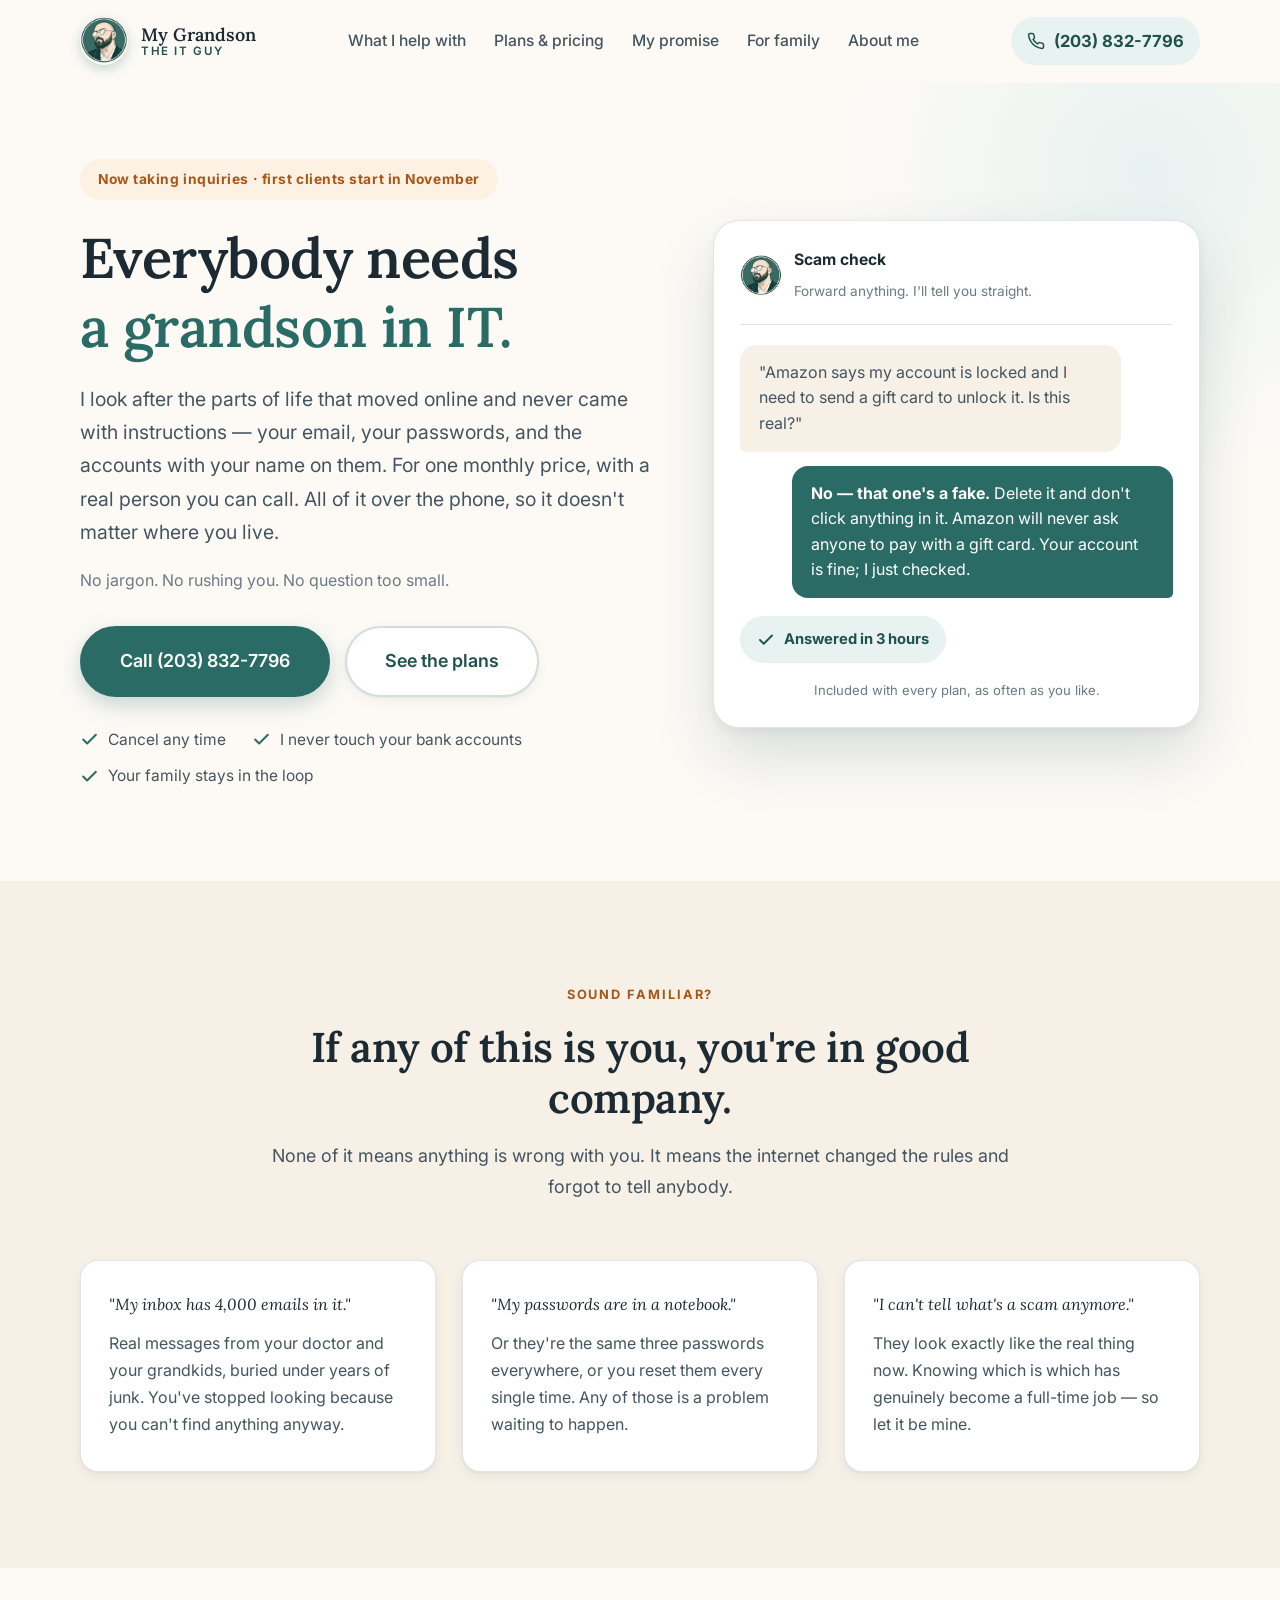
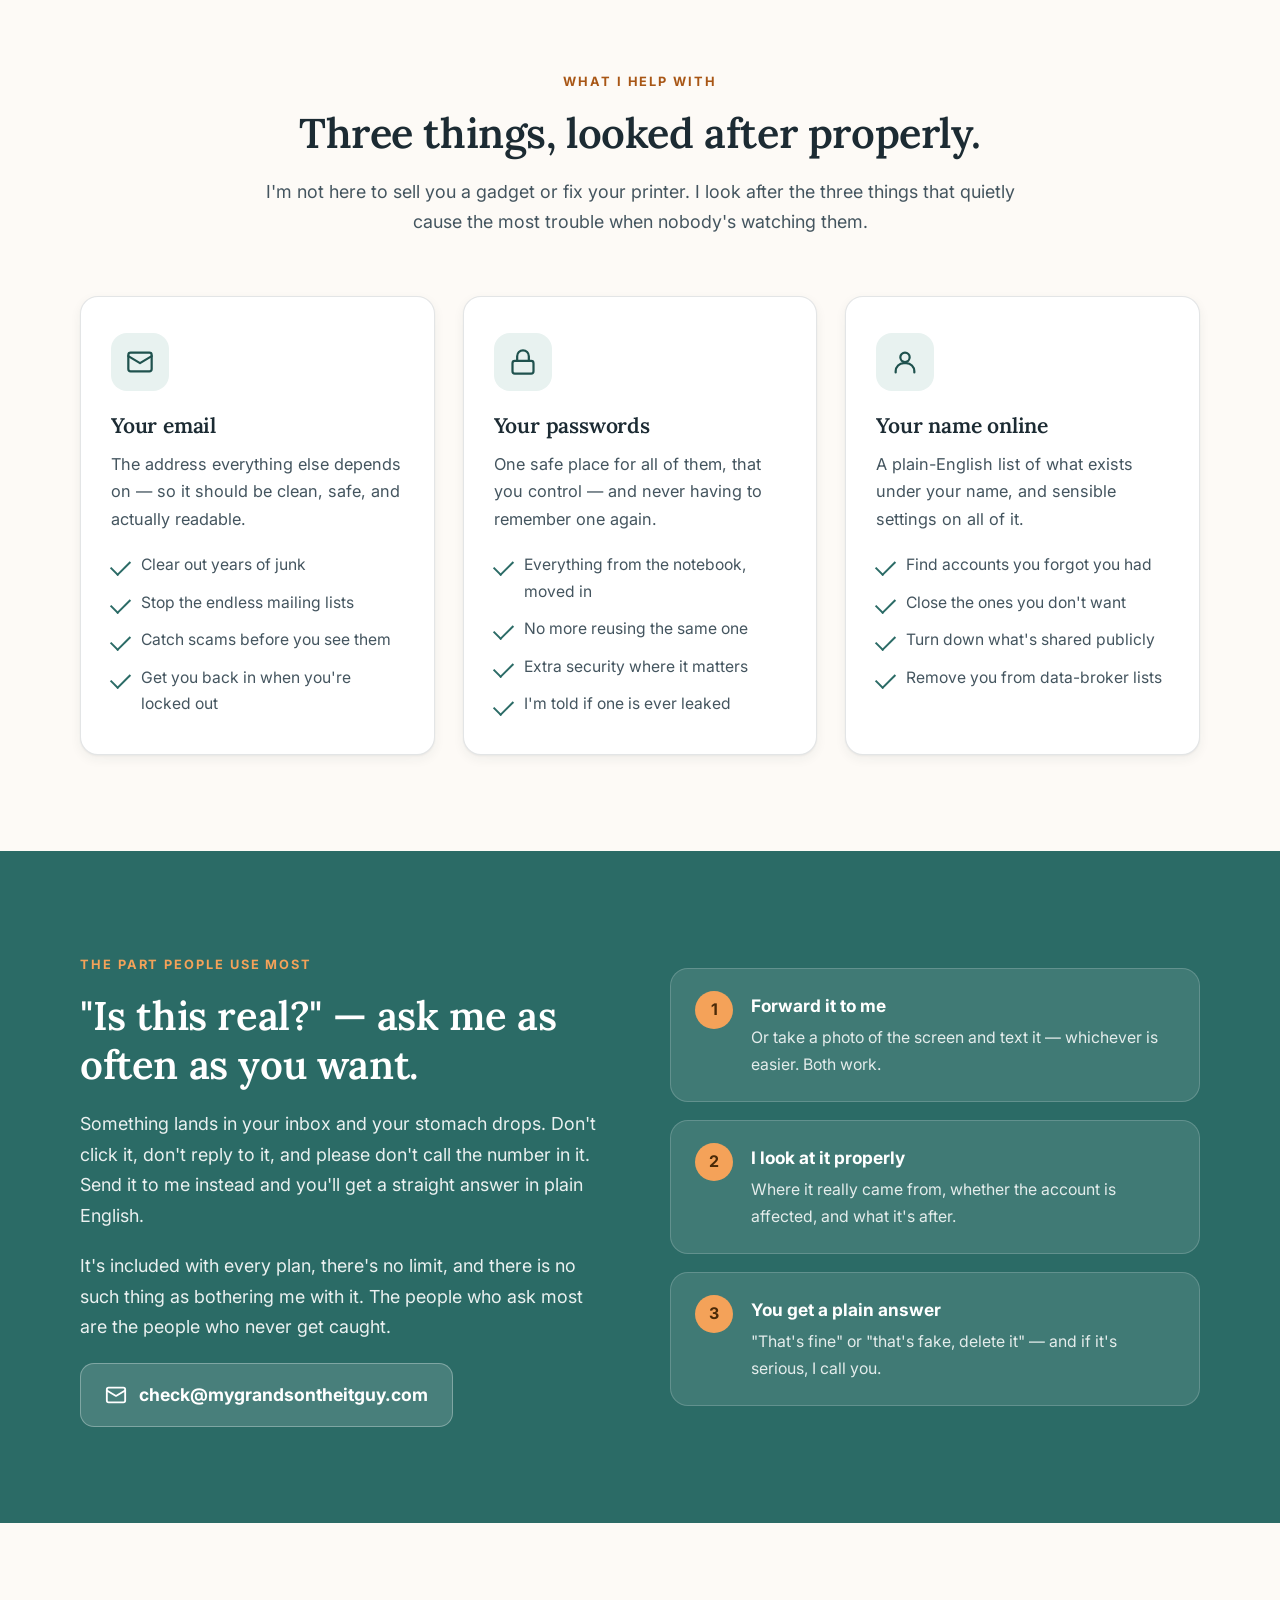
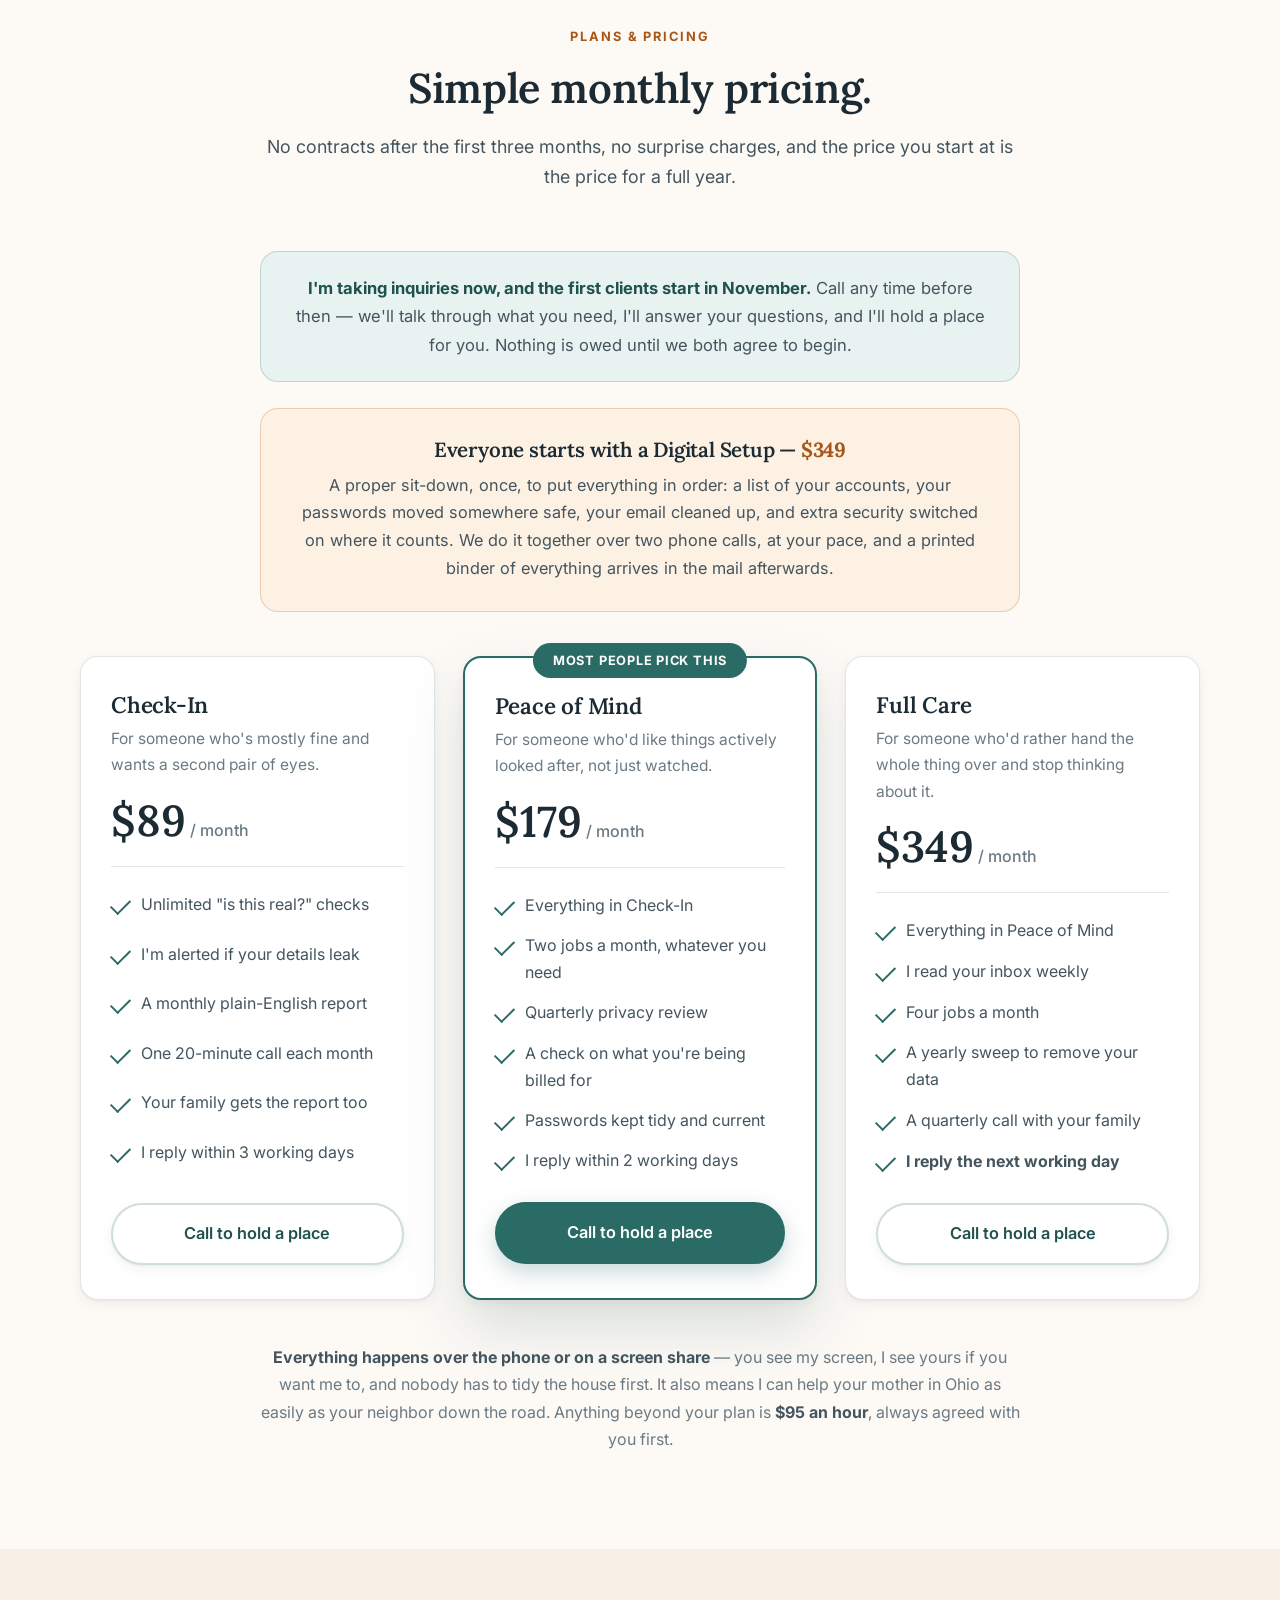
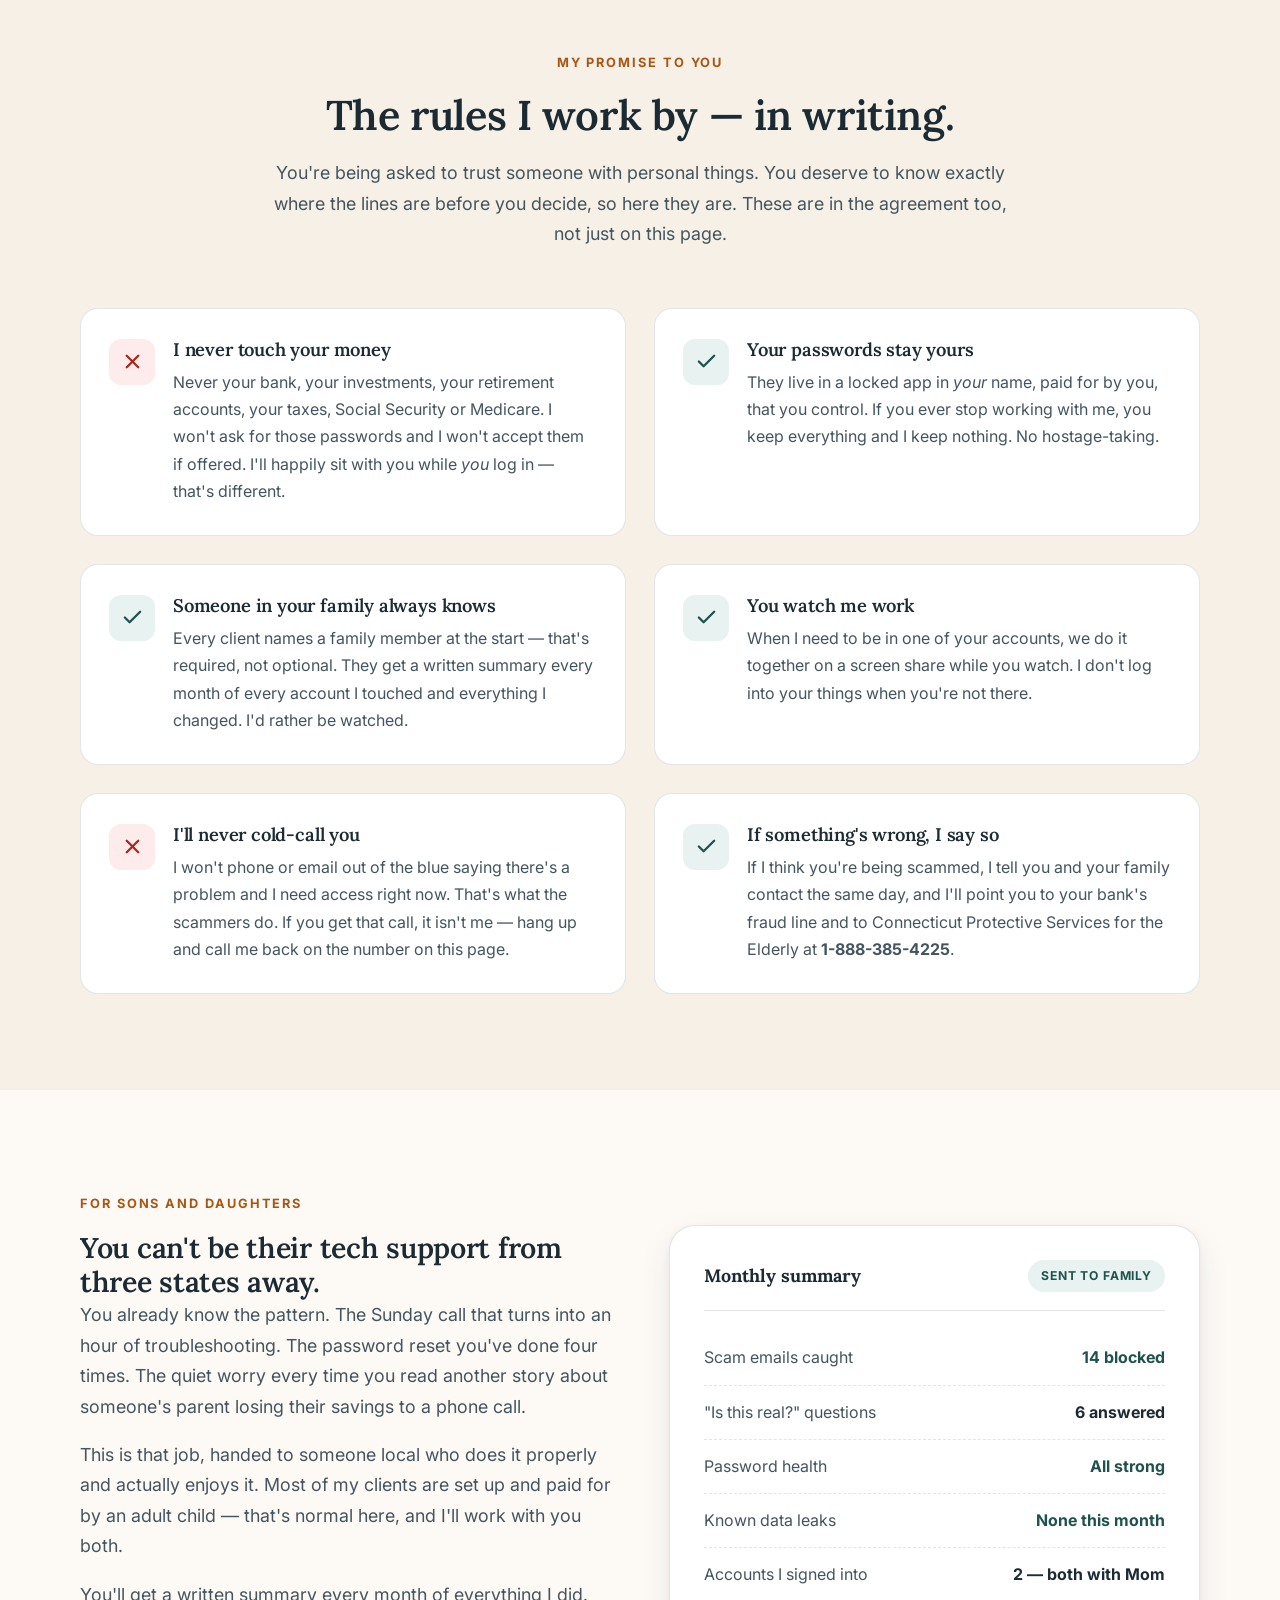
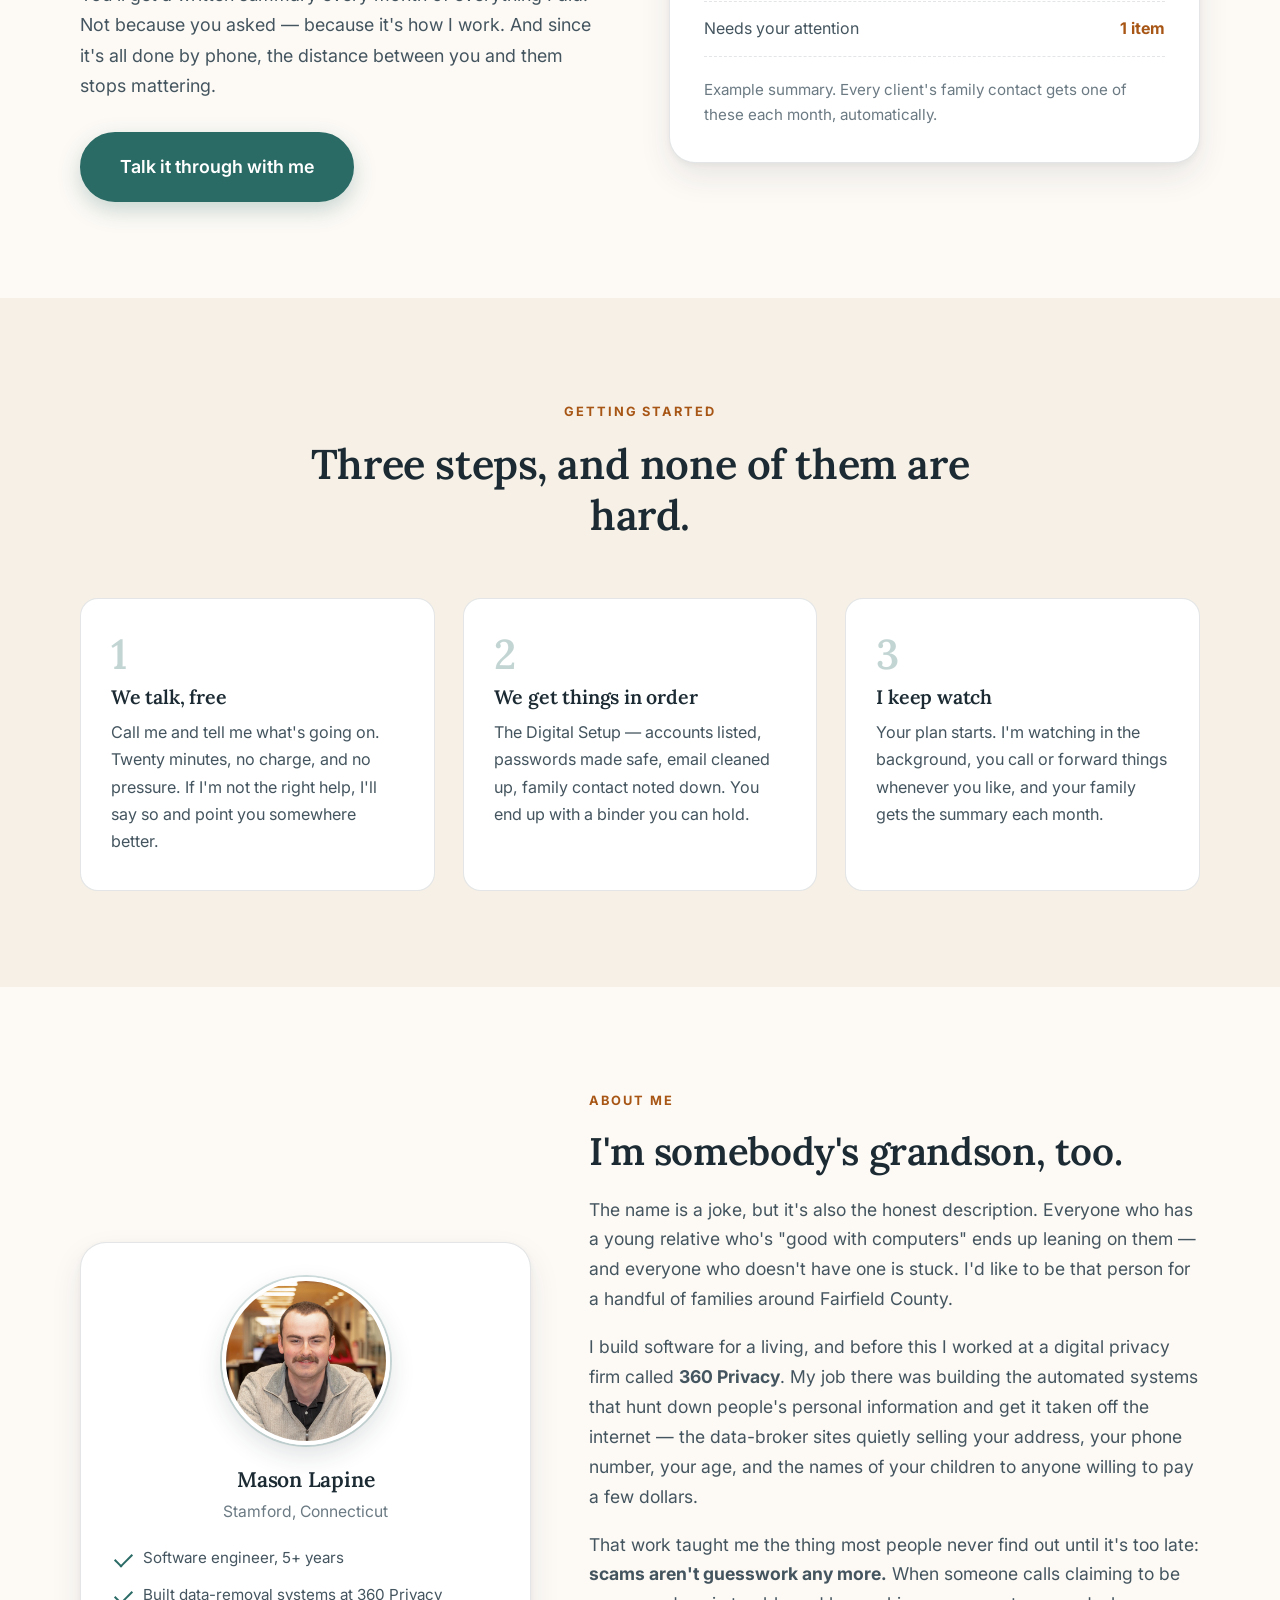
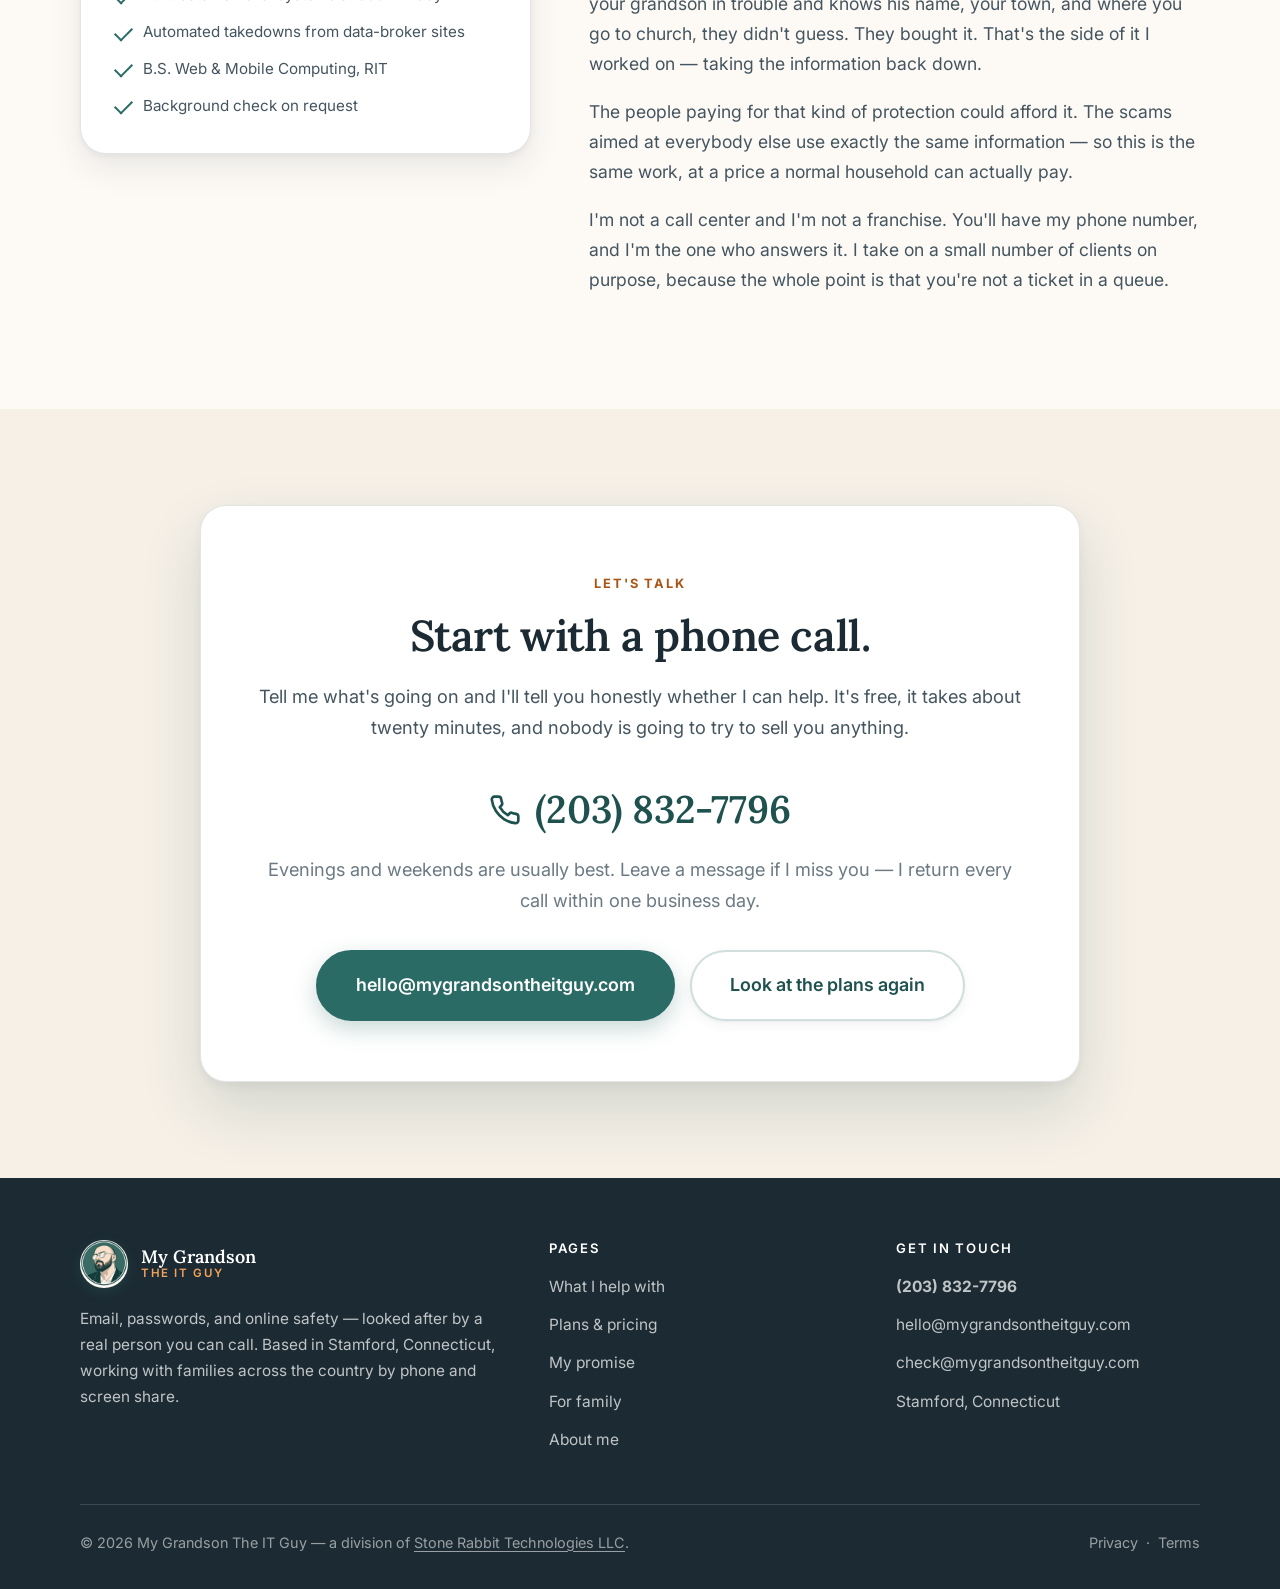
<file: index.html>
<!DOCTYPE html>
<html lang="en">
<head>
  <meta charset="UTF-8" />
  <meta name="viewport" content="width=device-width, initial-scale=1.0" />
  <title>My Grandson The IT Guy — Email, passwords and online safety, handled</title>
  <meta name="description" content="A friendly monthly service that looks after email, passwords, and your online accounts — for people who'd rather ask a person than figure it out alone. Serving lower Fairfield County, Connecticut." />
  <meta name="theme-color" content="#2b6b66" />

  <meta property="og:title" content="My Grandson The IT Guy" />
  <meta property="og:description" content="Email, passwords, and online safety — handled by a real person you can call. Monthly plans from $89." />
  <meta property="og:type" content="website" />
  <meta property="og:url" content="https://mygrandsontheitguy.com" />
  <meta property="og:locale" content="en_US" />

  <link rel="preconnect" href="https://fonts.googleapis.com" />
  <link rel="preconnect" href="https://fonts.gstatic.com" crossorigin />
  <link href="https://fonts.googleapis.com/css2?family=Inter:wght@400;500;600;700&family=Lora:wght@500;600;700&display=swap" rel="stylesheet" />

  <link rel="icon" href="assets/favicon.svg" type="image/svg+xml" />
  <link rel="icon" href="assets/apple-touch-icon.png" sizes="180x180" />
  <link rel="apple-touch-icon" href="assets/apple-touch-icon.png" />
  <meta property="og:image" content="https://mygrandsontheitguy.com/assets/og.png" />
  <meta property="og:image:width" content="1200" />
  <meta property="og:image:height" content="630" />
  <meta name="twitter:card" content="summary_large_image" />
  <link rel="canonical" href="https://mygrandsontheitguy.com/" />
  <link rel="stylesheet" href="css/styles.css" />
</head>
<body>
  <a class="skip-link" href="#main">Skip to content</a>

  <!-- ===== Header ===== -->
  <header class="site-header" id="header">
    <div class="container">
      <div class="header-inner">
        <a href="#top" class="brand" aria-label="My Grandson The IT Guy — home">
          <img src="assets/logo-sm.jpg" alt="" class="brand-mark" width="128" height="128" />
          <span class="brand-text">
            <span class="brand-name">My Grandson</span>
            <span class="brand-sub">The IT Guy</span>
          </span>
        </a>

        <nav class="nav" aria-label="Primary">
          <a href="#help">What I help with</a>
          <a href="#plans">Plans &amp; pricing</a>
          <a href="#promise">My promise</a>
          <a href="#family">For family</a>
          <a href="#about">About me</a>
        </nav>

        <!-- Phone is the primary conversion path for this audience.
             Keep it visible; older visitors call, they don't fill in forms. -->
        <a href="tel:+12038327796" class="header-phone">
          <svg viewBox="0 0 24 24" fill="none" stroke="currentColor" stroke-width="2" stroke-linecap="round" stroke-linejoin="round" aria-hidden="true">
            <path d="M22 16.9v3a2 2 0 0 1-2.2 2 19.8 19.8 0 0 1-8.6-3.1 19.5 19.5 0 0 1-6-6A19.8 19.8 0 0 1 2.1 4.2 2 2 0 0 1 4.1 2h3a2 2 0 0 1 2 1.7c.1 1 .4 1.9.7 2.8a2 2 0 0 1-.5 2.1L8.1 9.9a16 16 0 0 0 6 6l1.3-1.3a2 2 0 0 1 2.1-.4c.9.3 1.8.6 2.8.7a2 2 0 0 1 1.7 2z"/>
          </svg>
          (203) 832-7796
        </a>

        <button class="menu-toggle" id="menuToggle" aria-label="Open menu" aria-expanded="false" aria-controls="mobileNav">
          <span></span><span></span><span></span>
        </button>
      </div>

      <nav class="mobile-nav" id="mobileNav" aria-label="Mobile">
        <a href="#help">What I help with</a>
        <a href="#plans">Plans &amp; pricing</a>
        <a href="#promise">My promise</a>
        <a href="#family">For family</a>
        <a href="#about">About me</a>
        <a href="tel:+12038327796"><strong>Call (203) 832-7796</strong></a>
      </nav>
    </div>
  </header>

  <main id="main">
    <!-- ===== Hero ===== -->
    <section class="hero" id="top">
      <div class="container hero-inner">
        <div class="hero-copy">
          <span class="hero-eyebrow">Now taking inquiries &middot; first clients start in November</span>
          <h1>
            Everybody needs<br />
            <span class="accent">a grandson in IT.</span>
          </h1>
          <p class="hero-lead">
            I look after the parts of life that moved online and never came with
            instructions — your email, your passwords, and the accounts with your
            name on them. For one monthly price, with a real person you can call.
            All of it over the phone, so it doesn't matter where you live.
          </p>
          <p class="hero-note">
            No jargon. No rushing you. No question too small.
          </p>

          <div class="hero-actions">
            <a href="tel:+12038327796" class="btn btn-primary btn-lg">Call (203) 832-7796</a>
            <a href="#plans" class="btn btn-ghost btn-lg">See the plans</a>
          </div>

          <div class="hero-assure">
            <span>
              <svg viewBox="0 0 24 24" fill="none" stroke="currentColor" stroke-width="2.5" stroke-linecap="round" stroke-linejoin="round" aria-hidden="true"><path d="M20 6L9 17l-5-5"/></svg>
              Cancel any time
            </span>
            <span>
              <svg viewBox="0 0 24 24" fill="none" stroke="currentColor" stroke-width="2.5" stroke-linecap="round" stroke-linejoin="round" aria-hidden="true"><path d="M20 6L9 17l-5-5"/></svg>
              I never touch your bank accounts
            </span>
            <span>
              <svg viewBox="0 0 24 24" fill="none" stroke="currentColor" stroke-width="2.5" stroke-linecap="round" stroke-linejoin="round" aria-hidden="true"><path d="M20 6L9 17l-5-5"/></svg>
              Your family stays in the loop
            </span>
          </div>
        </div>

        <!-- Showing the product beats describing it -->
        <div class="hero-visual">
          <div class="chat">
            <div class="chat-head">
              <img src="assets/logo-sm.jpg" alt="" class="chat-avatar" width="128" height="128" />
              <div>
                <strong>Scam check</strong>
                <span>Forward anything. I'll tell you straight.</span>
              </div>
            </div>

            <div class="bubble bubble-them">
              "Amazon says my account is locked and I need to send a gift card
              to unlock it. Is this real?"
            </div>

            <div class="bubble bubble-me">
              <strong>No — that one's a fake.</strong> Delete it and don't click
              anything in it. Amazon will never ask anyone to pay with a gift
              card. Your account is fine; I just checked.
            </div>

            <span class="chat-verdict">
              <svg viewBox="0 0 24 24" fill="none" stroke="currentColor" stroke-width="2.5" stroke-linecap="round" stroke-linejoin="round" aria-hidden="true"><path d="M20 6L9 17l-5-5"/></svg>
              Answered in 3 hours
            </span>

            <p class="chat-time">Included with every plan, as often as you like.</p>
          </div>
        </div>
      </div>
    </section>

    <!-- ===== Problems ===== -->
    <section class="section section-sand">
      <div class="container">
        <div class="section-head reveal">
          <span class="kicker">Sound familiar?</span>
          <h2>If any of this is you, you're in good company.</h2>
          <p class="section-sub">
            None of it means anything is wrong with you. It means the internet
            changed the rules and forgot to tell anybody.
          </p>
        </div>

        <div class="problems">
          <article class="problem reveal">
            <p class="problem-quote">"My inbox has 4,000 emails in it."</p>
            <p>
              Real messages from your doctor and your grandkids, buried under
              years of junk. You've stopped looking because you can't find
              anything anyway.
            </p>
          </article>

          <article class="problem reveal">
            <p class="problem-quote">"My passwords are in a notebook."</p>
            <p>
              Or they're the same three passwords everywhere, or you reset them
              every single time. Any of those is a problem waiting to happen.
            </p>
          </article>

          <article class="problem reveal">
            <p class="problem-quote">"I can't tell what's a scam anymore."</p>
            <p>
              They look exactly like the real thing now. Knowing which is which
              has genuinely become a full-time job — so let it be mine.
            </p>
          </article>
        </div>
      </div>
    </section>

    <!-- ===== What I help with ===== -->
    <section class="section" id="help">
      <div class="container">
        <div class="section-head reveal">
          <span class="kicker">What I help with</span>
          <h2>Three things, looked after properly.</h2>
          <p class="section-sub">
            I'm not here to sell you a gadget or fix your printer. I look after
            the three things that quietly cause the most trouble when nobody's
            watching them.
          </p>
        </div>

        <div class="cards">
          <article class="card reveal">
            <span class="card-icon" aria-hidden="true">
              <svg viewBox="0 0 24 24" fill="none" stroke="currentColor" stroke-width="1.9" stroke-linecap="round" stroke-linejoin="round">
                <rect x="2" y="4" width="20" height="16" rx="2"/><path d="m2 7 10 6 10-6"/>
              </svg>
            </span>
            <h3>Your email</h3>
            <p>
              The address everything else depends on — so it should be clean,
              safe, and actually readable.
            </p>
            <ul class="card-list">
              <li>Clear out years of junk</li>
              <li>Stop the endless mailing lists</li>
              <li>Catch scams before you see them</li>
              <li>Get you back in when you're locked out</li>
            </ul>
          </article>

          <article class="card reveal">
            <span class="card-icon" aria-hidden="true">
              <svg viewBox="0 0 24 24" fill="none" stroke="currentColor" stroke-width="1.9" stroke-linecap="round" stroke-linejoin="round">
                <rect x="3" y="11" width="18" height="11" rx="2"/><path d="M7 11V7a5 5 0 0 1 10 0v4"/>
              </svg>
            </span>
            <h3>Your passwords</h3>
            <p>
              One safe place for all of them, that you control — and never
              having to remember one again.
            </p>
            <ul class="card-list">
              <li>Everything from the notebook, moved in</li>
              <li>No more reusing the same one</li>
              <li>Extra security where it matters</li>
              <li>I'm told if one is ever leaked</li>
            </ul>
          </article>

          <article class="card reveal">
            <span class="card-icon" aria-hidden="true">
              <svg viewBox="0 0 24 24" fill="none" stroke="currentColor" stroke-width="1.9" stroke-linecap="round" stroke-linejoin="round">
                <circle cx="12" cy="8" r="4"/><path d="M4 21v-1a7 7 0 0 1 7-7h2a7 7 0 0 1 7 7v1"/>
              </svg>
            </span>
            <h3>Your name online</h3>
            <p>
              A plain-English list of what exists under your name, and sensible
              settings on all of it.
            </p>
            <ul class="card-list">
              <li>Find accounts you forgot you had</li>
              <li>Close the ones you don't want</li>
              <li>Turn down what's shared publicly</li>
              <li>Remove you from data-broker lists</li>
            </ul>
          </article>
        </div>
      </div>
    </section>

    <!-- ===== Scam check feature ===== -->
    <section class="section section-teal">
      <div class="container feature-inner">
        <div class="feature-copy reveal">
          <span class="kicker">The part people use most</span>
          <h2>"Is this real?" — ask me as often as you want.</h2>
          <p>
            Something lands in your inbox and your stomach drops. Don't click it,
            don't reply to it, and please don't call the number in it. Send it to
            me instead and you'll get a straight answer in plain English.
          </p>
          <p>
            It's included with every plan, there's no limit, and there is no such
            thing as bothering me with it. The people who ask most are the people
            who never get caught.
          </p>
          <!-- TODO (pre-launch): create this mailbox on the domain -->
          <span class="feature-mail">
            <svg viewBox="0 0 24 24" width="22" height="22" fill="none" stroke="currentColor" stroke-width="2" stroke-linecap="round" stroke-linejoin="round" aria-hidden="true">
              <rect x="2" y="4" width="20" height="16" rx="2"/><path d="m2 7 10 6 10-6"/>
            </svg>
            check@mygrandsontheitguy.com
          </span>
        </div>

        <div class="feature-steps reveal">
          <div class="fstep">
            <span class="fstep-num" aria-hidden="true">1</span>
            <div>
              <strong>Forward it to me</strong>
              <p>Or take a photo of the screen and text it — whichever is easier. Both work.</p>
            </div>
          </div>
          <div class="fstep">
            <span class="fstep-num" aria-hidden="true">2</span>
            <div>
              <strong>I look at it properly</strong>
              <p>Where it really came from, whether the account is affected, and what it's after.</p>
            </div>
          </div>
          <div class="fstep">
            <span class="fstep-num" aria-hidden="true">3</span>
            <div>
              <strong>You get a plain answer</strong>
              <p>"That's fine" or "that's fake, delete it" — and if it's serious, I call you.</p>
            </div>
          </div>
        </div>
      </div>
    </section>

    <!-- ===== Plans ===== -->
    <section class="section" id="plans">
      <div class="container">
        <div class="section-head reveal">
          <span class="kicker">Plans &amp; pricing</span>
          <h2>Simple monthly pricing.</h2>
          <p class="section-sub">
            No contracts after the first three months, no surprise charges, and
            the price you start at is the price for a full year.
          </p>
        </div>

        <div class="plans-notice reveal">
          <p>
            <strong>I'm taking inquiries now, and the first clients start in
            November.</strong> Call any time before then — we'll talk through
            what you need, I'll answer your questions, and I'll hold a place for
            you. Nothing is owed until we both agree to begin.
          </p>
        </div>

        <div class="setup-callout reveal">
          <h3>Everyone starts with a Digital Setup — <span class="price">$349</span></h3>
          <p>
            A proper sit-down, once, to put everything in order: a list of your
            accounts, your passwords moved somewhere safe, your email cleaned up,
            and extra security switched on where it counts. We do it together over
            two phone calls, at your pace, and a printed binder of everything
            arrives in the mail afterwards.
          </p>
        </div>

        <div class="plans">
          <article class="plan reveal">
            <h3>Check-In</h3>
            <p class="plan-for">For someone who's mostly fine and wants a second pair of eyes.</p>
            <div class="plan-price">$89<span> / month</span></div>
            <div class="plan-rule"></div>
            <ul class="plan-list">
              <li>Unlimited "is this real?" checks</li>
              <li>I'm alerted if your details leak</li>
              <li>A monthly plain-English report</li>
              <li>One 20-minute call each month</li>
              <li>Your family gets the report too</li>
              <li>I reply within 3 working days</li>
            </ul>
            <a href="tel:+12038327796" class="btn btn-ghost">Call to hold a place</a>
          </article>

          <article class="plan plan-featured reveal">
            <span class="plan-badge">Most people pick this</span>
            <h3>Peace of Mind</h3>
            <p class="plan-for">For someone who'd like things actively looked after, not just watched.</p>
            <div class="plan-price">$179<span> / month</span></div>
            <div class="plan-rule"></div>
            <ul class="plan-list">
              <li>Everything in Check-In</li>
              <li>Two jobs a month, whatever you need</li>
              <li>Quarterly privacy review</li>
              <li>A check on what you're being billed for</li>
              <li>Passwords kept tidy and current</li>
              <li>I reply within 2 working days</li>
            </ul>
            <a href="tel:+12038327796" class="btn btn-primary">Call to hold a place</a>
          </article>

          <article class="plan reveal">
            <h3>Full Care</h3>
            <p class="plan-for">For someone who'd rather hand the whole thing over and stop thinking about it.</p>
            <div class="plan-price">$349<span> / month</span></div>
            <div class="plan-rule"></div>
            <ul class="plan-list">
              <li>Everything in Peace of Mind</li>
              <li>I read your inbox weekly</li>
              <li>Four jobs a month</li>
              <li>A yearly sweep to remove your data</li>
              <li>A quarterly call with your family</li>
              <li><strong>I reply the next working day</strong></li>
            </ul>
            <a href="tel:+12038327796" class="btn btn-ghost">Call to hold a place</a>
          </article>
        </div>

        <p class="pricing-foot reveal">
          <strong>Everything happens over the phone or on a screen share</strong> —
          you see my screen, I see yours if you want me to, and nobody has to tidy
          the house first. It also means I can help your mother in Ohio as easily
          as your neighbor down the road. Anything beyond your plan is
          <strong>$95 an hour</strong>, always agreed with you first.
        </p>
      </div>
    </section>

    <!-- ===== Promise / safety ===== -->
    <section class="section section-sand" id="promise">
      <div class="container">
        <div class="section-head reveal">
          <span class="kicker">My promise to you</span>
          <h2>The rules I work by — in writing.</h2>
          <p class="section-sub">
            You're being asked to trust someone with personal things. You deserve
            to know exactly where the lines are before you decide, so here they
            are. These are in the agreement too, not just on this page.
          </p>
        </div>

        <div class="promise-grid">
          <article class="promise reveal">
            <span class="promise-icon promise-no" aria-hidden="true">
              <svg viewBox="0 0 24 24" fill="none" stroke="currentColor" stroke-width="2.4" stroke-linecap="round"><path d="M18 6 6 18M6 6l12 12"/></svg>
            </span>
            <div>
              <h3>I never touch your money</h3>
              <p>
                Never your bank, your investments, your retirement accounts, your
                taxes, Social Security or Medicare. I won't ask for those
                passwords and I won't accept them if offered. I'll happily sit
                with you while <em>you</em> log in — that's different.
              </p>
            </div>
          </article>

          <article class="promise reveal">
            <span class="promise-icon promise-yes" aria-hidden="true">
              <svg viewBox="0 0 24 24" fill="none" stroke="currentColor" stroke-width="2.4" stroke-linecap="round" stroke-linejoin="round"><path d="M20 6 9 17l-5-5"/></svg>
            </span>
            <div>
              <h3>Your passwords stay yours</h3>
              <p>
                They live in a locked app in <em>your</em> name, paid for by you,
                that you control. If you ever stop working with me, you keep
                everything and I keep nothing. No hostage-taking.
              </p>
            </div>
          </article>

          <article class="promise reveal">
            <span class="promise-icon promise-yes" aria-hidden="true">
              <svg viewBox="0 0 24 24" fill="none" stroke="currentColor" stroke-width="2.4" stroke-linecap="round" stroke-linejoin="round"><path d="M20 6 9 17l-5-5"/></svg>
            </span>
            <div>
              <h3>Someone in your family always knows</h3>
              <p>
                Every client names a family member at the start — that's required,
                not optional. They get a written summary every month of every
                account I touched and everything I changed. I'd rather be watched.
              </p>
            </div>
          </article>

          <article class="promise reveal">
            <span class="promise-icon promise-yes" aria-hidden="true">
              <svg viewBox="0 0 24 24" fill="none" stroke="currentColor" stroke-width="2.4" stroke-linecap="round" stroke-linejoin="round"><path d="M20 6 9 17l-5-5"/></svg>
            </span>
            <div>
              <h3>You watch me work</h3>
              <p>
                When I need to be in one of your accounts, we do it together on a
                screen share while you watch. I don't log into your things when
                you're not there.
              </p>
            </div>
          </article>

          <article class="promise reveal">
            <span class="promise-icon promise-no" aria-hidden="true">
              <svg viewBox="0 0 24 24" fill="none" stroke="currentColor" stroke-width="2.4" stroke-linecap="round"><path d="M18 6 6 18M6 6l12 12"/></svg>
            </span>
            <div>
              <h3>I'll never cold-call you</h3>
              <p>
                I won't phone or email out of the blue saying there's a problem
                and I need access right now. That's what the scammers do. If you
                get that call, it isn't me — hang up and call me back on the
                number on this page.
              </p>
            </div>
          </article>

          <article class="promise reveal">
            <span class="promise-icon promise-yes" aria-hidden="true">
              <svg viewBox="0 0 24 24" fill="none" stroke="currentColor" stroke-width="2.4" stroke-linecap="round" stroke-linejoin="round"><path d="M20 6 9 17l-5-5"/></svg>
            </span>
            <div>
              <h3>If something's wrong, I say so</h3>
              <p>
                If I think you're being scammed, I tell you and your family
                contact the same day, and I'll point you to your bank's fraud
                line and to Connecticut Protective Services for the Elderly at
                <strong>1-888-385-4225</strong>.
              </p>
            </div>
          </article>
        </div>
      </div>
    </section>

    <!-- ===== For family ===== -->
    <section class="section" id="family">
      <div class="container family-inner">
        <div class="reveal">
          <span class="kicker">For sons and daughters</span>
          <h2>You can't be their tech support from three states away.</h2>
          <p style="font-size:1.12rem; margin-bottom:18px;">
            You already know the pattern. The Sunday call that turns into an hour
            of troubleshooting. The password reset you've done four times. The
            quiet worry every time you read another story about someone's parent
            losing their savings to a phone call.
          </p>
          <p style="font-size:1.12rem; margin-bottom:18px;">
            This is that job, handed to someone local who does it properly and
            actually enjoys it. Most of my clients are set up and paid for by an
            adult child — that's normal here, and I'll work with you both.
          </p>
          <p style="font-size:1.12rem; margin-bottom:30px;">
            You'll get a written summary every month of everything I did. Not
            because you asked — because it's how I work. And since it's all done
            by phone, the distance between you and them stops mattering.
          </p>
          <a href="tel:+12038327796" class="btn btn-primary btn-lg">Talk it through with me</a>
        </div>

        <div class="family-card reveal">
          <div class="report-head">
            <strong>Monthly summary</strong>
            <span class="report-tag">Sent to family</span>
          </div>
          <div class="report-row">
            <span>Scam emails caught</span>
            <span class="report-val ok">14 blocked</span>
          </div>
          <div class="report-row">
            <span>"Is this real?" questions</span>
            <span class="report-val">6 answered</span>
          </div>
          <div class="report-row">
            <span>Password health</span>
            <span class="report-val ok">All strong</span>
          </div>
          <div class="report-row">
            <span>Known data leaks</span>
            <span class="report-val ok">None this month</span>
          </div>
          <div class="report-row">
            <span>Accounts I signed into</span>
            <span class="report-val">2 — both with Mom</span>
          </div>
          <div class="report-row">
            <span>Needs your attention</span>
            <span class="report-val flag">1 item</span>
          </div>
          <p style="margin-top:20px; font-size:.95rem; color:var(--ink-3);">
            Example summary. Every client's family contact gets one of these each
            month, automatically.
          </p>
        </div>
      </div>
    </section>

    <!-- ===== How to start ===== -->
    <section class="section section-sand">
      <div class="container">
        <div class="section-head reveal">
          <span class="kicker">Getting started</span>
          <h2>Three steps, and none of them are hard.</h2>
        </div>

        <div class="steps">
          <article class="step reveal">
            <span class="step-num" aria-hidden="true">1</span>
            <h3>We talk, free</h3>
            <p>
              Call me and tell me what's going on. Twenty minutes, no charge,
              and no pressure. If I'm not the right help, I'll say so and point
              you somewhere better.
            </p>
          </article>

          <article class="step reveal">
            <span class="step-num" aria-hidden="true">2</span>
            <h3>We get things in order</h3>
            <p>
              The Digital Setup — accounts listed, passwords made safe, email
              cleaned up, family contact noted down. You end up with a binder
              you can hold.
            </p>
          </article>

          <article class="step reveal">
            <span class="step-num" aria-hidden="true">3</span>
            <h3>I keep watch</h3>
            <p>
              Your plan starts. I'm watching in the background, you call or
              forward things whenever you like, and your family gets the summary
              each month.
            </p>
          </article>
        </div>
      </div>
    </section>

    <!-- ===== About ===== -->
    <section class="section" id="about">
      <div class="container about-inner">
        <div class="about-portrait reveal">
          <img src="assets/mason.jpg" alt="Mason Lapine" class="about-photo"
               width="560" height="560" />
          <h3>Mason Lapine</h3>
          <p class="about-role">Stamford, Connecticut</p>
          <ul class="about-creds">
            <li>Software engineer, 5+ years</li>
            <li>Built data-removal systems at 360&nbsp;Privacy</li>
            <li>Automated takedowns from data-broker sites</li>
            <li>B.S. Web &amp; Mobile Computing, RIT</li>
            <li>Background check on request</li>
          </ul>
        </div>

        <div class="about-copy reveal">
          <span class="kicker">About me</span>
          <h2>I'm somebody's grandson, too.</h2>
          <p>
            The name is a joke, but it's also the honest description. Everyone
            who has a young relative who's "good with computers" ends up leaning
            on them — and everyone who doesn't have one is stuck. I'd like to be
            that person for a handful of families around Fairfield County.
          </p>
          <p>
            I build software for a living, and before this I worked at a digital
            privacy firm called <strong>360&nbsp;Privacy</strong>. My job there was
            building the automated systems that hunt down people's personal
            information and get it taken off the internet &mdash; the data-broker
            sites quietly selling your address, your phone number, your age, and
            the names of your children to anyone willing to pay a few dollars.
          </p>
          <p>
            That work taught me the thing most people never find out until it's
            too late: <strong>scams aren't guesswork any more.</strong> When
            someone calls claiming to be your grandson in trouble and knows his
            name, your town, and where you go to church, they didn't guess. They
            bought it. That's the side of it I worked on &mdash; taking the
            information back down.
          </p>
          <p>
            The people paying for that kind of protection could afford it. The
            scams aimed at everybody else use exactly the same information &mdash;
            so this is the same work, at a price a normal household can actually
            pay.
          </p>
          <p>
            I'm not a call center and I'm not a franchise. You'll have my phone
            number, and I'm the one who answers it. I take on a small number of
            clients on purpose, because the whole point is that you're not a
            ticket in a queue.
          </p>
        </div>
      </div>
    </section>

    <!-- ===== Contact ===== -->
    <section class="section section-sand">
      <div class="container">
        <div class="contact-card reveal">
          <span class="kicker">Let's talk</span>
          <h2>Start with a phone call.</h2>
          <p>
            Tell me what's going on and I'll tell you honestly whether I can
            help. It's free, it takes about twenty minutes, and nobody is going
            to try to sell you anything.
          </p>

          <a href="tel:+12038327796" class="contact-big">
            <svg viewBox="0 0 24 24" fill="none" stroke="currentColor" stroke-width="2" stroke-linecap="round" stroke-linejoin="round" aria-hidden="true">
              <path d="M22 16.9v3a2 2 0 0 1-2.2 2 19.8 19.8 0 0 1-8.6-3.1 19.5 19.5 0 0 1-6-6A19.8 19.8 0 0 1 2.1 4.2 2 2 0 0 1 4.1 2h3a2 2 0 0 1 2 1.7c.1 1 .4 1.9.7 2.8a2 2 0 0 1-.5 2.1L8.1 9.9a16 16 0 0 0 6 6l1.3-1.3a2 2 0 0 1 2.1-.4c.9.3 1.8.6 2.8.7a2 2 0 0 1 1.7 2z"/>
            </svg>
            (203) 832-7796
          </a>
          <p class="contact-hours">
            Evenings and weekends are usually best. Leave a message if I miss you
            — I return every call within one business day.
          </p>

          <div class="contact-actions">
            <!-- TODO (pre-launch): create this mailbox on the domain -->
            <a href="mailto:hello@mygrandsontheitguy.com" class="btn btn-primary btn-lg">hello@mygrandsontheitguy.com</a>
            <a href="#plans" class="btn btn-ghost btn-lg">Look at the plans again</a>
          </div>
        </div>
      </div>
    </section>
  </main>

  <!-- ===== Footer ===== -->
  <footer class="site-footer">
    <div class="container">
      <div class="footer-inner">
        <div class="footer-brand">
          <div class="brand">
            <img src="assets/logo-sm.jpg" alt="" class="brand-mark" width="128" height="128" />
            <span class="brand-text">
              <span class="brand-name">My Grandson</span>
              <span class="brand-sub">The IT Guy</span>
            </span>
          </div>
          <p>
            Email, passwords, and online safety — looked after by a real person
            you can call. Based in Stamford, Connecticut, working with families
            across the country by phone and screen share.
          </p>
        </div>

        <div class="footer-col">
          <h4>Pages</h4>
          <a href="#help">What I help with</a>
          <a href="#plans">Plans &amp; pricing</a>
          <a href="#promise">My promise</a>
          <a href="#family">For family</a>
          <a href="#about">About me</a>
        </div>

        <div class="footer-col">
          <h4>Get in touch</h4>
          <a href="tel:+12038327796"><strong>(203) 832-7796</strong></a>
          <a href="mailto:hello@mygrandsontheitguy.com">hello@mygrandsontheitguy.com</a>
          <a href="mailto:check@mygrandsontheitguy.com">check@mygrandsontheitguy.com</a>
          <p>Stamford, Connecticut</p>
        </div>
      </div>

      <div class="footer-legal">
        <p>
          &copy; <span id="year">2026</span> My Grandson The IT Guy — a division of
          <a href="https://stonerabbittechnologies.com" style="color:inherit; text-decoration:underline; text-underline-offset:3px;">Stone Rabbit Technologies LLC</a>.
        </p>
        <!-- TODO (pre-launch): both pages must exist before this goes live -->
        <p>
          <a href="privacy.html">Privacy</a> &nbsp;·&nbsp;
          <a href="terms.html">Terms</a>
        </p>
      </div>
    </div>
  </footer>

  <script src="js/main.js"></script>
</body>
</html>
</file>
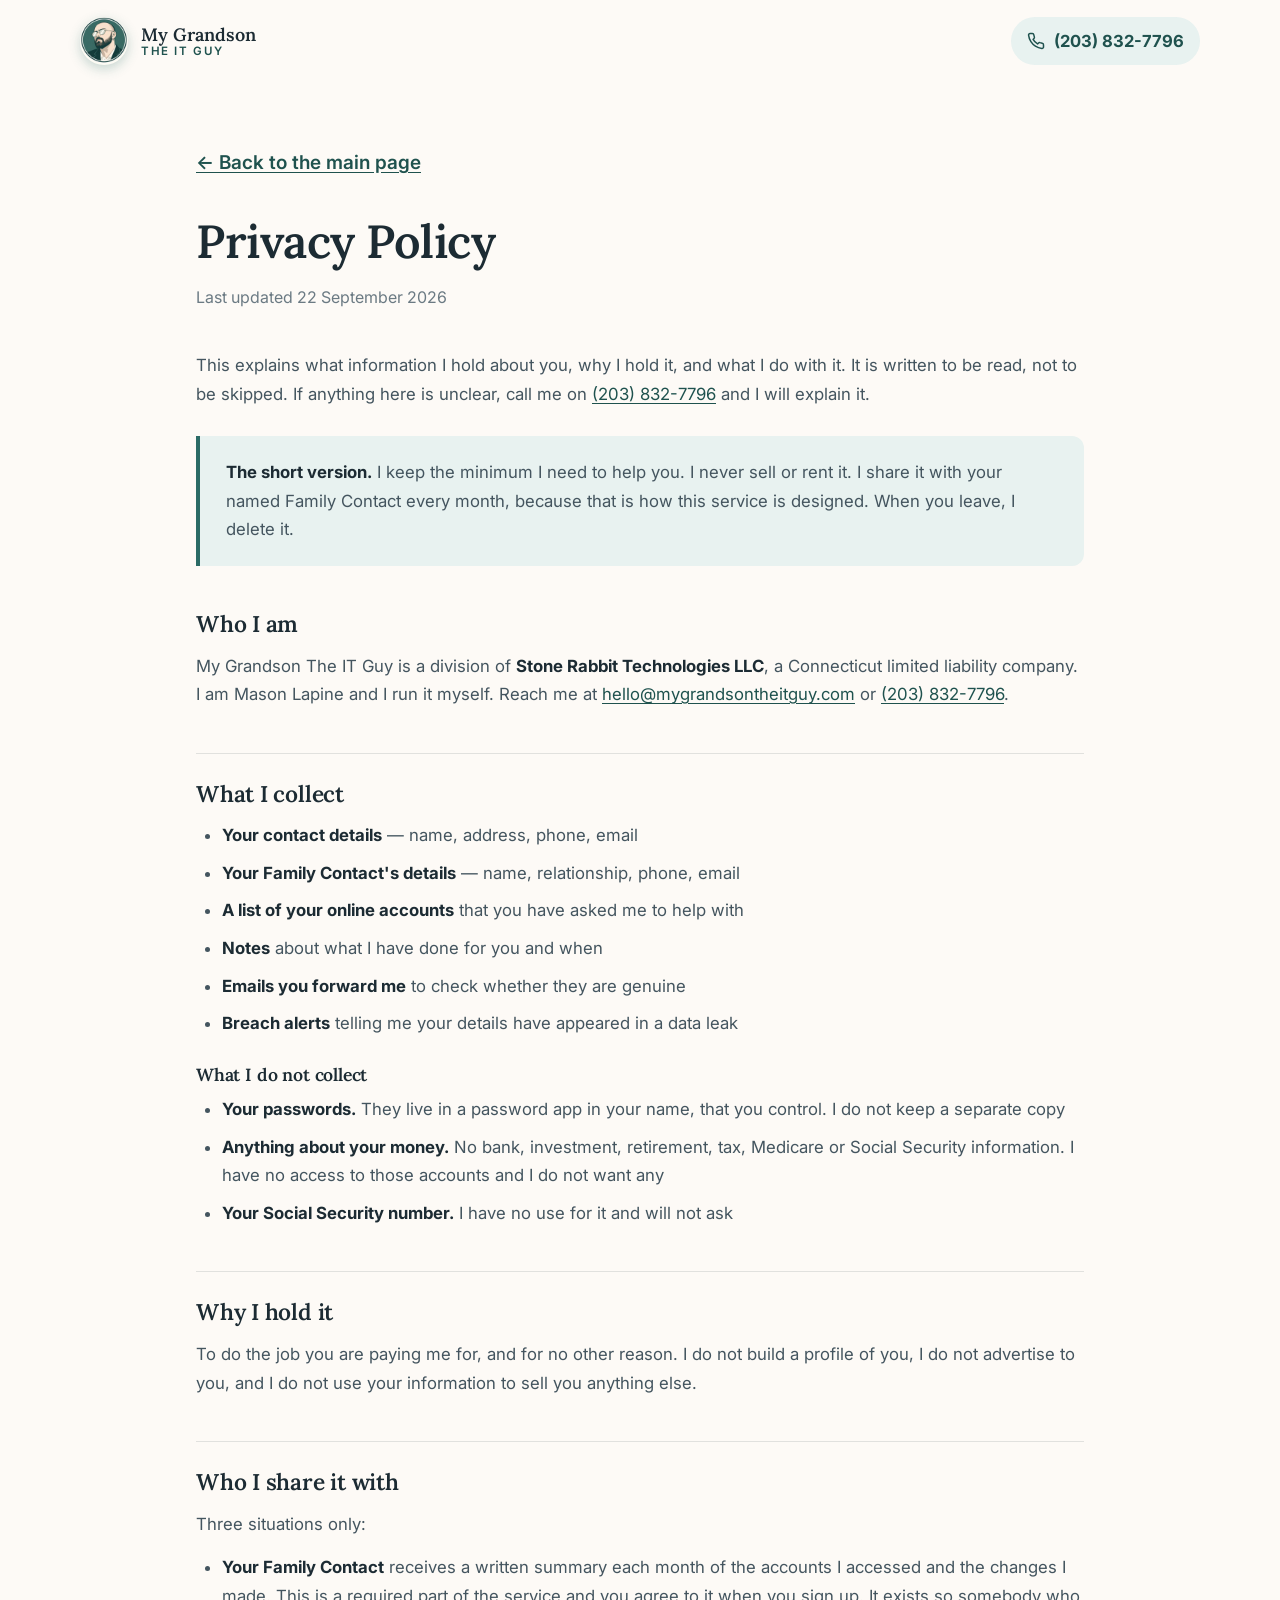
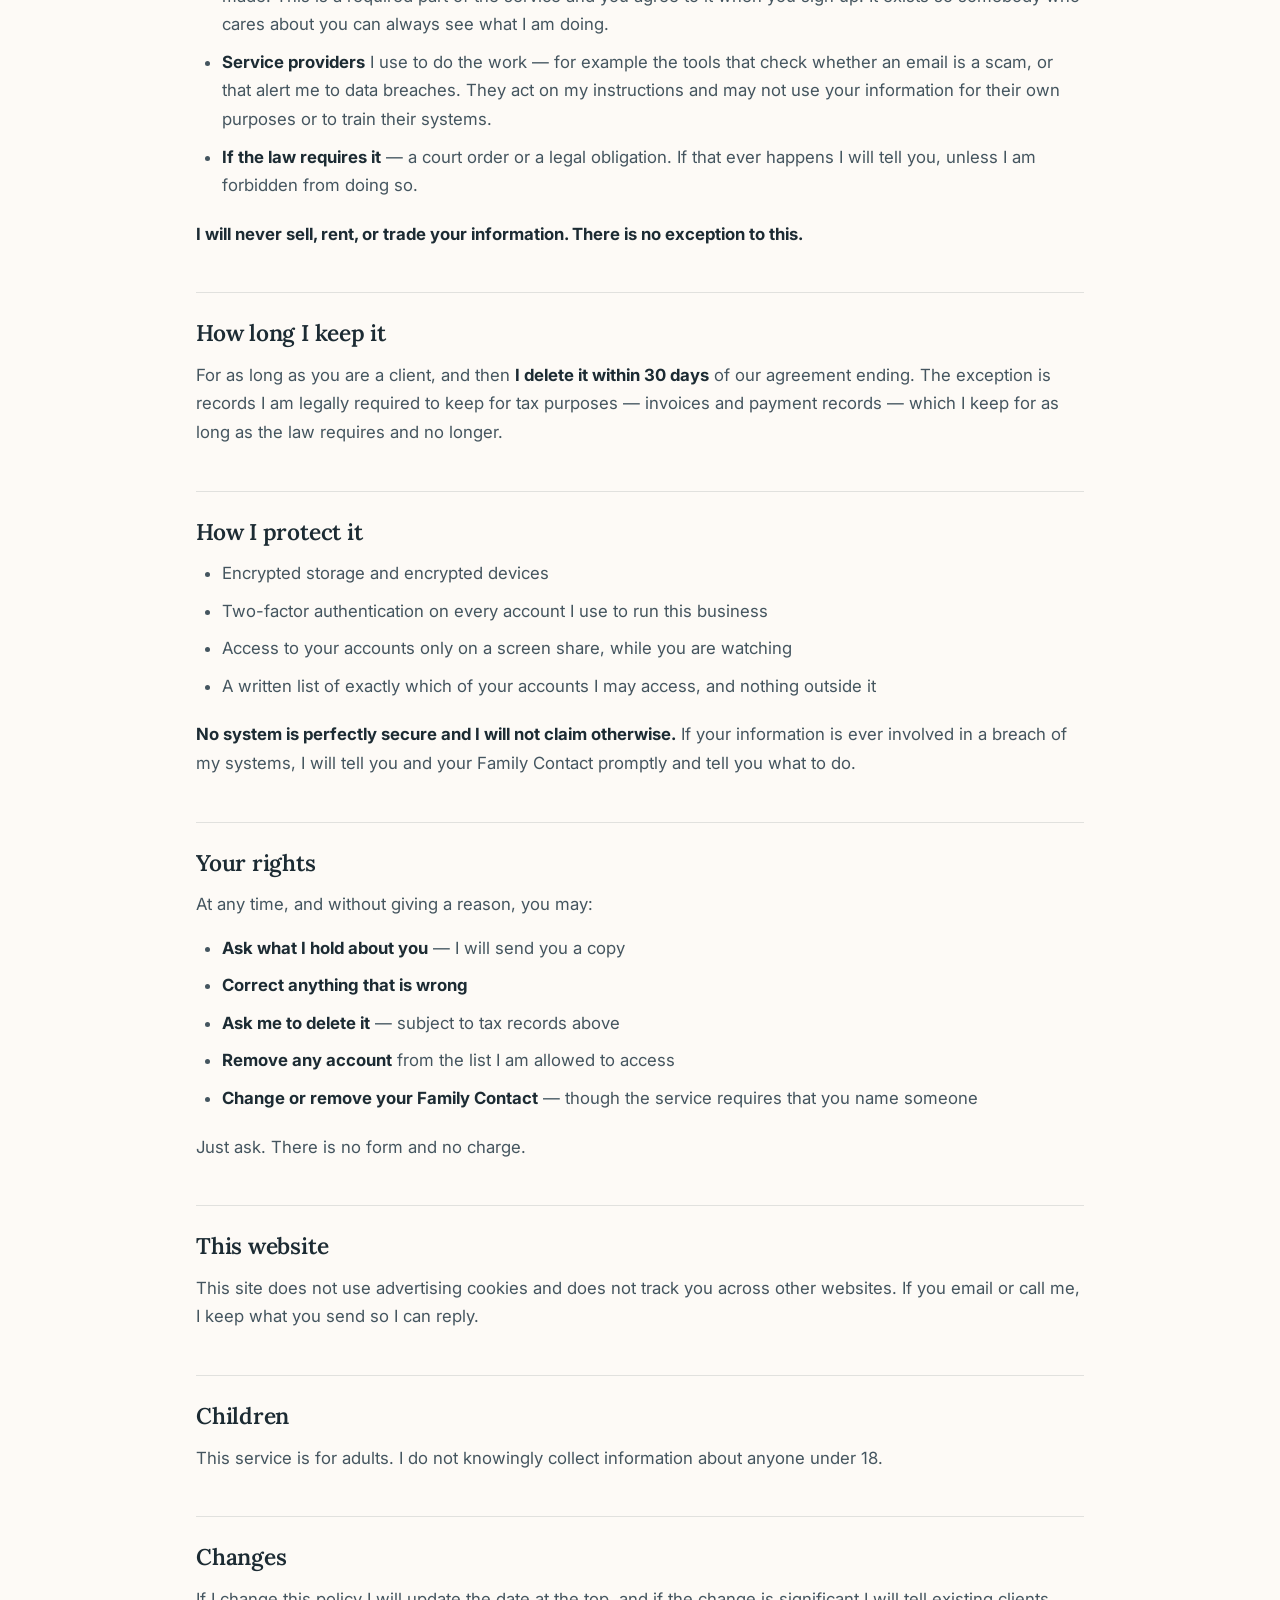
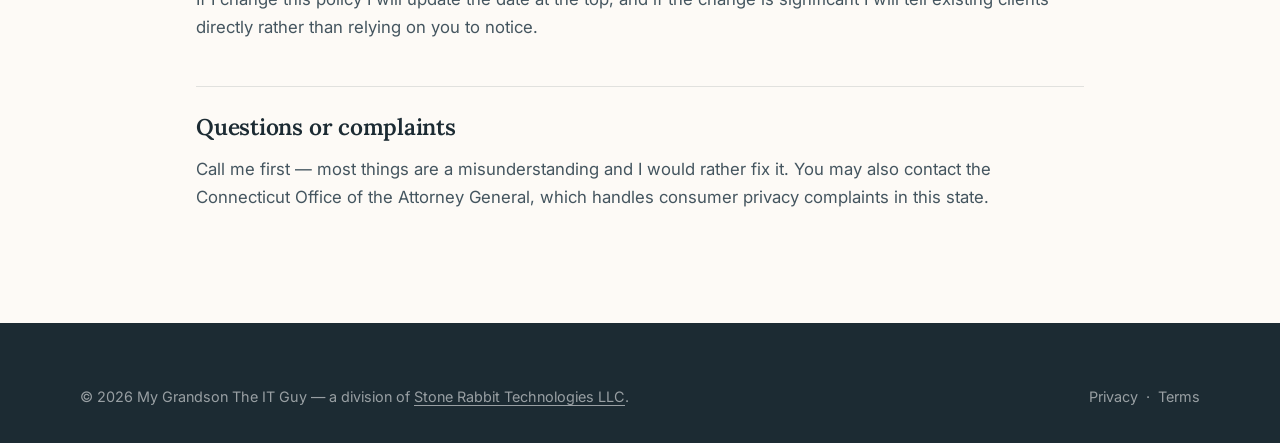
<file: privacy.html>
<!DOCTYPE html>
<html lang="en">
<head>
  <meta charset="UTF-8" />
  <meta name="viewport" content="width=device-width, initial-scale=1.0" />
  <title>Privacy Policy — My Grandson The IT Guy</title>
  <meta name="description" content="Privacy Policy for My Grandson The IT Guy, a division of Stone Rabbit Technologies LLC." />
  <meta name="theme-color" content="#2b6b66" />
  <meta name="robots" content="index, follow" />
  <link rel="preconnect" href="https://fonts.googleapis.com" />
  <link rel="preconnect" href="https://fonts.gstatic.com" crossorigin />
  <link href="https://fonts.googleapis.com/css2?family=Inter:wght@400;500;600;700&family=Lora:wght@500;600;700&display=swap" rel="stylesheet" />
  <link rel="icon" href="assets/favicon.svg" type="image/svg+xml" />
  <link rel="icon" href="assets/apple-touch-icon.png" sizes="180x180" />
  <link rel="apple-touch-icon" href="assets/apple-touch-icon.png" />
  <link rel="stylesheet" href="css/styles.css" />
</head>
<body>
  <a class="skip-link" href="#main">Skip to content</a>
  <header class="site-header">
    <div class="container">
      <div class="header-inner">
        <a href="index.html" class="brand" aria-label="My Grandson The IT Guy — home">
          <img src="assets/logo-sm.jpg" alt="" class="brand-mark" width="128" height="128" />
          <span class="brand-text">
            <span class="brand-name">My Grandson</span>
            <span class="brand-sub">The IT Guy</span>
          </span>
        </a>
        <a href="tel:+12038327796" class="header-phone">
          <svg viewBox="0 0 24 24" fill="none" stroke="currentColor" stroke-width="2" stroke-linecap="round" stroke-linejoin="round" aria-hidden="true">
            <path d="M22 16.9v3a2 2 0 0 1-2.2 2 19.8 19.8 0 0 1-8.6-3.1 19.5 19.5 0 0 1-6-6A19.8 19.8 0 0 1 2.1 4.2 2 2 0 0 1 4.1 2h3a2 2 0 0 1 2 1.7c.1 1 .4 1.9.7 2.8a2 2 0 0 1-.5 2.1L8.1 9.9a16 16 0 0 0 6 6l1.3-1.3a2 2 0 0 1 2.1-.4c.9.3 1.8.6 2.8.7a2 2 0 0 1 1.7 2z"/>
          </svg>
          (203) 832-7796
        </a>
      </div>
    </div>
  </header>

  <main id="main" class="legal">
    <div class="container legal-inner">
      <a href="index.html" class="legal-back">&larr; Back to the main page</a>
      <h1>Privacy Policy</h1>
      <p class="updated">Last updated 22 September 2026</p>

      <p>
        This explains what information I hold about you, why I hold it, and what
        I do with it. It is written to be read, not to be skipped. If anything
        here is unclear, call me on <a href="tel:+12038327796">(203) 832-7796</a>
        and I will explain it.
      </p>

      <div class="legal-callout">
        <p>
          <strong>The short version.</strong> I keep the minimum I need to help
          you. I never sell or rent it. I share it with your named Family Contact
          every month, because that is how this service is designed. When you
          leave, I delete it.
        </p>
      </div>

      <h2>Who I am</h2>
      <p>
        My Grandson The IT Guy is a division of <strong>Stone Rabbit Technologies
        LLC</strong>, a Connecticut limited liability company. I am Mason Lapine
        and I run it myself. Reach me
        at <a href="mailto:hello@mygrandsontheitguy.com">hello@mygrandsontheitguy.com</a>
        or <a href="tel:+12038327796">(203) 832-7796</a>.
      </p>

      <h2>What I collect</h2>
      <ul>
        <li><strong>Your contact details</strong> — name, address, phone, email</li>
        <li><strong>Your Family Contact's details</strong> — name, relationship, phone, email</li>
        <li><strong>A list of your online accounts</strong> that you have asked me to help with</li>
        <li><strong>Notes</strong> about what I have done for you and when</li>
        <li><strong>Emails you forward me</strong> to check whether they are genuine</li>
        <li><strong>Breach alerts</strong> telling me your details have appeared in a data leak</li>
      </ul>

      <h3>What I do not collect</h3>
      <ul>
        <li><strong>Your passwords.</strong> They live in a password app in your name, that you control. I do not keep a separate copy</li>
        <li><strong>Anything about your money.</strong> No bank, investment, retirement, tax, Medicare or Social Security information. I have no access to those accounts and I do not want any</li>
        <li><strong>Your Social Security number.</strong> I have no use for it and will not ask</li>
      </ul>

      <h2>Why I hold it</h2>
      <p>
        To do the job you are paying me for, and for no other reason. I do not
        build a profile of you, I do not advertise to you, and I do not use your
        information to sell you anything else.
      </p>

      <h2>Who I share it with</h2>
      <p>Three situations only:</p>
      <ul>
        <li>
          <strong>Your Family Contact</strong> receives a written summary each
          month of the accounts I accessed and the changes I made. This is a
          required part of the service and you agree to it when you sign up. It
          exists so somebody who cares about you can always see what I am doing.
        </li>
        <li>
          <strong>Service providers</strong> I use to do the work — for example
          the tools that check whether an email is a scam, or that alert me to
          data breaches. They act on my instructions and may not use your
          information for their own purposes or to train their systems.
        </li>
        <li>
          <strong>If the law requires it</strong> — a court order or a legal
          obligation. If that ever happens I will tell you, unless I am
          forbidden from doing so.
        </li>
      </ul>
      <p><strong>I will never sell, rent, or trade your information. There is no exception to this.</strong></p>

      <h2>How long I keep it</h2>
      <p>
        For as long as you are a client, and then <strong>I delete it within 30
        days</strong> of our agreement ending. The exception is records I am
        legally required to keep for tax purposes — invoices and payment
        records — which I keep for as long as the law requires and no longer.
      </p>

      <h2>How I protect it</h2>
      <ul>
        <li>Encrypted storage and encrypted devices</li>
        <li>Two-factor authentication on every account I use to run this business</li>
        <li>Access to your accounts only on a screen share, while you are watching</li>
        <li>A written list of exactly which of your accounts I may access, and nothing outside it</li>
      </ul>
      <p>
        <strong>No system is perfectly secure and I will not claim otherwise.</strong>
        If your information is ever involved in a breach of my systems, I will
        tell you and your Family Contact promptly and tell you what to do.
      </p>

      <h2>Your rights</h2>
      <p>At any time, and without giving a reason, you may:</p>
      <ul>
        <li><strong>Ask what I hold about you</strong> — I will send you a copy</li>
        <li><strong>Correct anything that is wrong</strong></li>
        <li><strong>Ask me to delete it</strong> — subject to tax records above</li>
        <li><strong>Remove any account</strong> from the list I am allowed to access</li>
        <li><strong>Change or remove your Family Contact</strong> — though the service requires that you name someone</li>
      </ul>
      <p>Just ask. There is no form and no charge.</p>

      <h2>This website</h2>
      <p>
        This site does not use advertising cookies and does not track you across
        other websites. If you email or call me, I keep what you send so I can
        reply.
      </p>

      <h2>Children</h2>
      <p>This service is for adults. I do not knowingly collect information about anyone under 18.</p>

      <h2>Changes</h2>
      <p>
        If I change this policy I will update the date at the top, and if the
        change is significant I will tell existing clients directly rather than
        relying on you to notice.
      </p>

      <h2>Questions or complaints</h2>
      <p>
        Call me first — most things are a misunderstanding and I would rather fix
        it. You may also contact the Connecticut Office of the Attorney General,
        which handles consumer privacy complaints in this state.
      </p>
    </div>
  </main>

  <footer class="site-footer">
    <div class="container">
      <div class="footer-legal" style="border-top:0; padding-top:0;">
        <p>
          &copy; <span id="year">2026</span> My Grandson The IT Guy — a division of
          <a href="https://stonerabbittechnologies.com" style="color:inherit; text-decoration:underline; text-underline-offset:3px;">Stone Rabbit Technologies LLC</a>.
        </p>
        <p><a href="privacy.html">Privacy</a> &nbsp;·&nbsp; <a href="terms.html">Terms</a></p>
      </div>
    </div>
  </footer>
  <script src="js/main.js"></script>
</body>
</html>
</file>
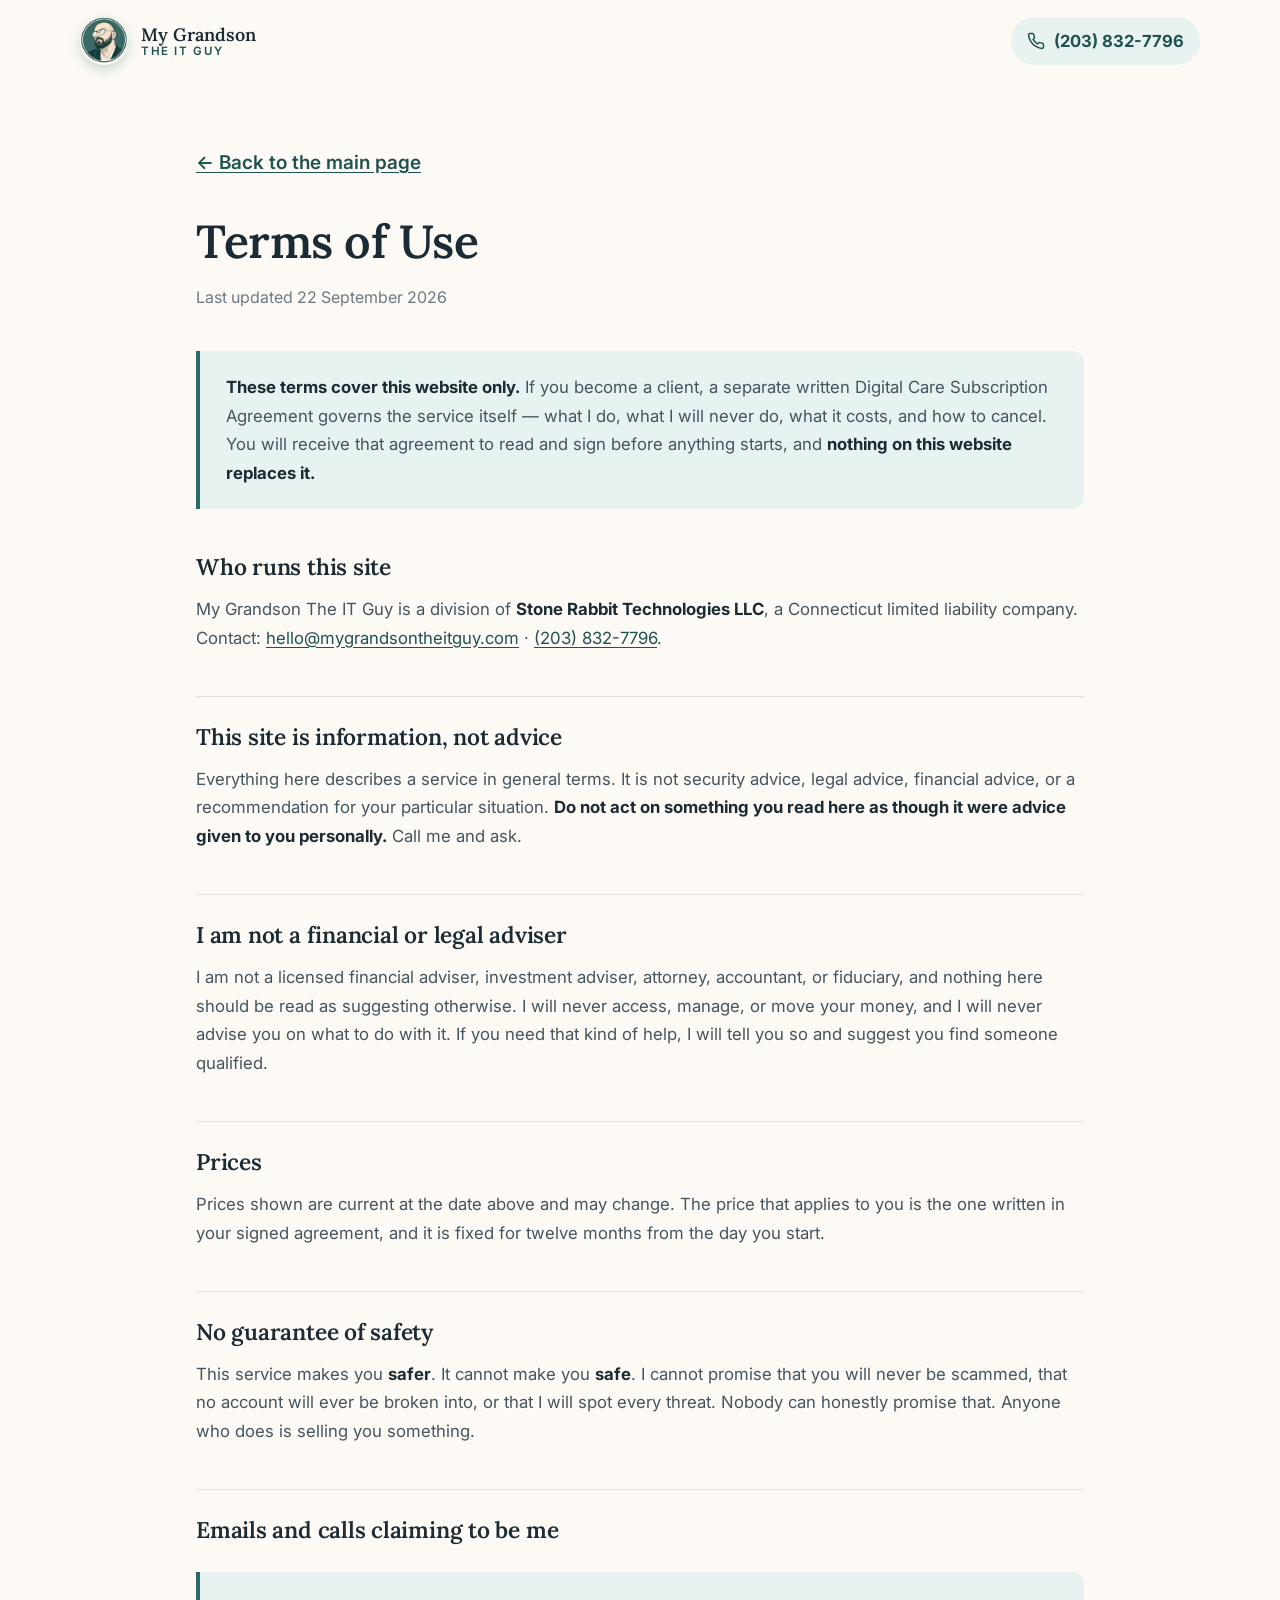
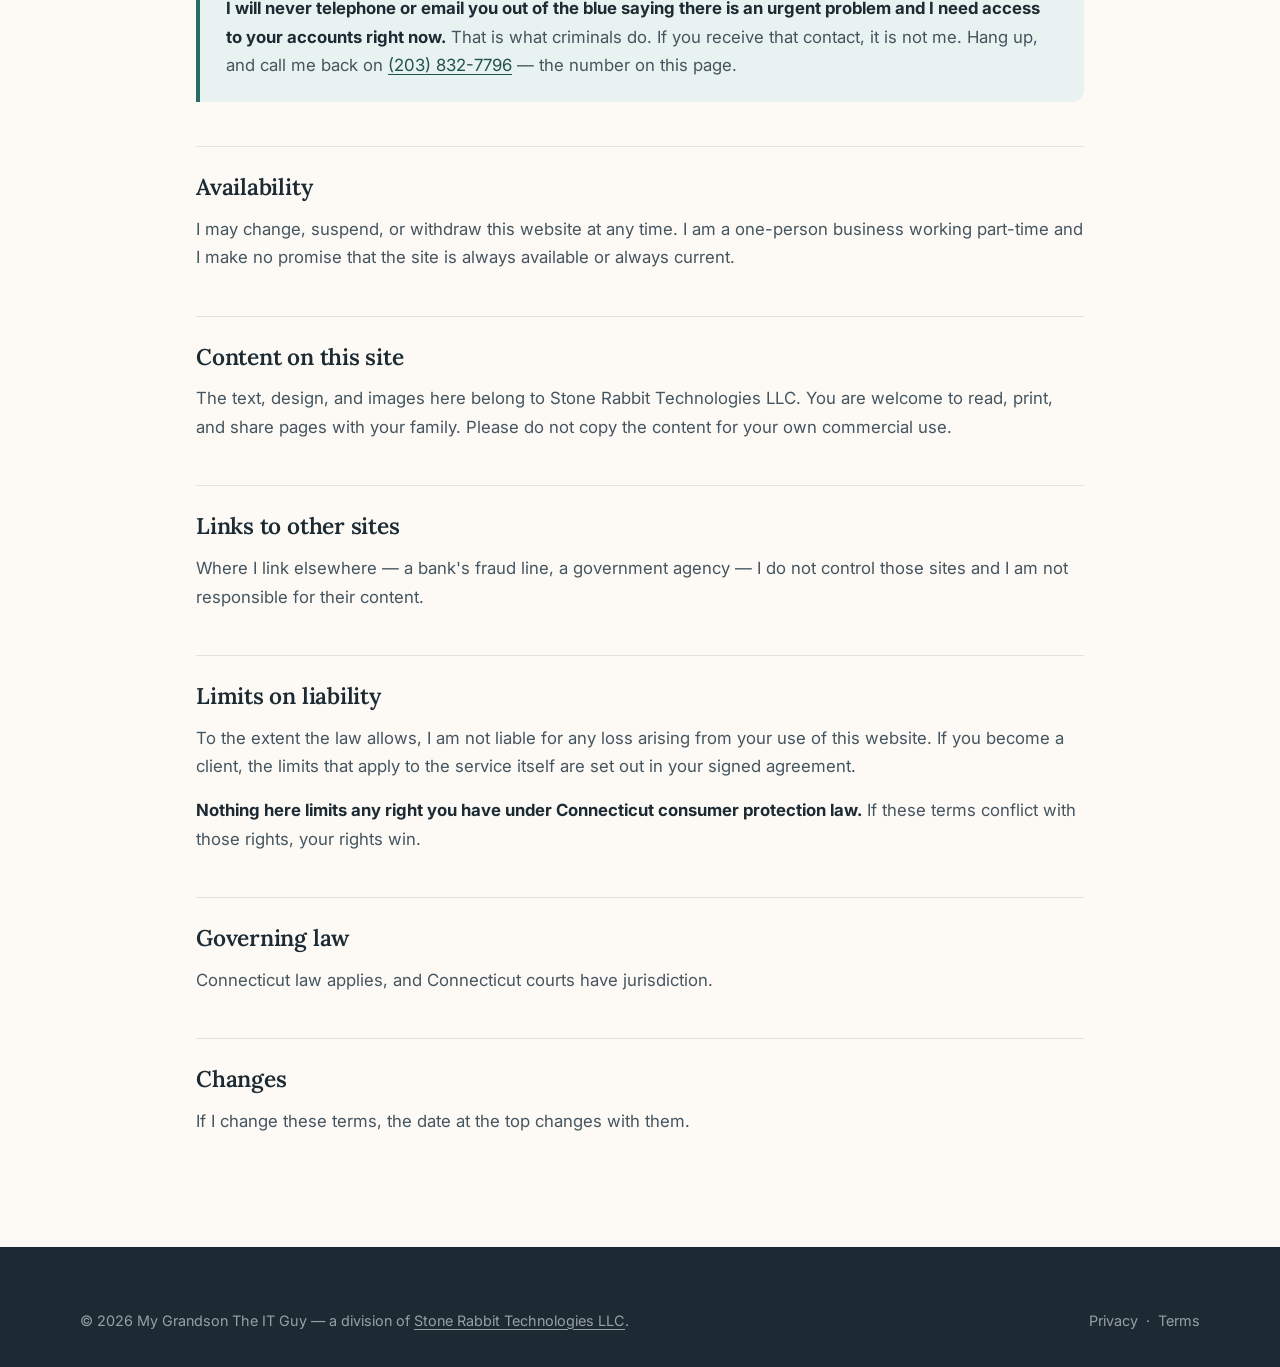
<file: terms.html>
<!DOCTYPE html>
<html lang="en">
<head>
  <meta charset="UTF-8" />
  <meta name="viewport" content="width=device-width, initial-scale=1.0" />
  <title>Terms of Use — My Grandson The IT Guy</title>
  <meta name="description" content="Terms of Use for My Grandson The IT Guy, a division of Stone Rabbit Technologies LLC." />
  <meta name="theme-color" content="#2b6b66" />
  <meta name="robots" content="index, follow" />
  <link rel="preconnect" href="https://fonts.googleapis.com" />
  <link rel="preconnect" href="https://fonts.gstatic.com" crossorigin />
  <link href="https://fonts.googleapis.com/css2?family=Inter:wght@400;500;600;700&family=Lora:wght@500;600;700&display=swap" rel="stylesheet" />
  <link rel="icon" href="assets/favicon.svg" type="image/svg+xml" />
  <link rel="icon" href="assets/apple-touch-icon.png" sizes="180x180" />
  <link rel="apple-touch-icon" href="assets/apple-touch-icon.png" />
  <link rel="stylesheet" href="css/styles.css" />
</head>
<body>
  <a class="skip-link" href="#main">Skip to content</a>
  <header class="site-header">
    <div class="container">
      <div class="header-inner">
        <a href="index.html" class="brand" aria-label="My Grandson The IT Guy — home">
          <img src="assets/logo-sm.jpg" alt="" class="brand-mark" width="128" height="128" />
          <span class="brand-text">
            <span class="brand-name">My Grandson</span>
            <span class="brand-sub">The IT Guy</span>
          </span>
        </a>
        <a href="tel:+12038327796" class="header-phone">
          <svg viewBox="0 0 24 24" fill="none" stroke="currentColor" stroke-width="2" stroke-linecap="round" stroke-linejoin="round" aria-hidden="true">
            <path d="M22 16.9v3a2 2 0 0 1-2.2 2 19.8 19.8 0 0 1-8.6-3.1 19.5 19.5 0 0 1-6-6A19.8 19.8 0 0 1 2.1 4.2 2 2 0 0 1 4.1 2h3a2 2 0 0 1 2 1.7c.1 1 .4 1.9.7 2.8a2 2 0 0 1-.5 2.1L8.1 9.9a16 16 0 0 0 6 6l1.3-1.3a2 2 0 0 1 2.1-.4c.9.3 1.8.6 2.8.7a2 2 0 0 1 1.7 2z"/>
          </svg>
          (203) 832-7796
        </a>
      </div>
    </div>
  </header>

  <main id="main" class="legal">
    <div class="container legal-inner">
      <a href="index.html" class="legal-back">&larr; Back to the main page</a>
      <h1>Terms of Use</h1>
      <p class="updated">Last updated 22 September 2026</p>

      <div class="legal-callout">
        <p>
          <strong>These terms cover this website only.</strong> If you become a
          client, a separate written Digital Care Subscription Agreement governs
          the service itself — what I do, what I will never do, what it costs, and
          how to cancel. You will receive that agreement to read and sign before
          anything starts, and <strong>nothing on this website replaces it.</strong>
        </p>
      </div>

      <h2>Who runs this site</h2>
      <p>
        My Grandson The IT Guy is a division of <strong>Stone Rabbit Technologies
        LLC</strong>, a Connecticut limited liability company. Contact:
        <a href="mailto:hello@mygrandsontheitguy.com">hello@mygrandsontheitguy.com</a>
        · <a href="tel:+12038327796">(203) 832-7796</a>.
      </p>

      <h2>This site is information, not advice</h2>
      <p>
        Everything here describes a service in general terms. It is not security
        advice, legal advice, financial advice, or a recommendation for your
        particular situation. <strong>Do not act on something you read here as
        though it were advice given to you personally.</strong> Call me and ask.
      </p>

      <h2>I am not a financial or legal adviser</h2>
      <p>
        I am not a licensed financial adviser, investment adviser, attorney,
        accountant, or fiduciary, and nothing here should be read as suggesting
        otherwise. I will never access, manage, or move your money, and I will
        never advise you on what to do with it. If you need that kind of help, I
        will tell you so and suggest you find someone qualified.
      </p>

      <h2>Prices</h2>
      <p>
        Prices shown are current at the date above and may change. The price that
        applies to you is the one written in your signed agreement, and it is
        fixed for twelve months from the day you start.
      </p>

      <h2>No guarantee of safety</h2>
      <p>
        This service makes you <strong>safer</strong>. It cannot make you
        <strong>safe</strong>. I cannot promise that you will never be scammed,
        that no account will ever be broken into, or that I will spot every
        threat. Nobody can honestly promise that. Anyone who does is selling you
        something.
      </p>

      <h2>Emails and calls claiming to be me</h2>
      <div class="legal-callout">
        <p>
          <strong>I will never telephone or email you out of the blue saying
          there is an urgent problem and I need access to your accounts right
          now.</strong> That is what criminals do. If you receive that contact,
          it is not me. Hang up, and call me back on
          <a href="tel:+12038327796">(203) 832-7796</a> — the number on this
          page.
        </p>
      </div>

      <h2>Availability</h2>
      <p>
        I may change, suspend, or withdraw this website at any time. I am a
        one-person business working part-time and I make no promise that the site
        is always available or always current.
      </p>

      <h2>Content on this site</h2>
      <p>
        The text, design, and images here belong to Stone Rabbit Technologies
        LLC. You are welcome to read, print, and share pages with your family.
        Please do not copy the content for your own commercial use.
      </p>

      <h2>Links to other sites</h2>
      <p>
        Where I link elsewhere — a bank's fraud line, a government agency — I do
        not control those sites and I am not responsible for their content.
      </p>

      <h2>Limits on liability</h2>
      <p>
        To the extent the law allows, I am not liable for any loss arising from
        your use of this website. If you become a client, the limits that apply
        to the service itself are set out in your signed agreement.
      </p>
      <p>
        <strong>Nothing here limits any right you have under Connecticut consumer
        protection law.</strong> If these terms conflict with those rights, your
        rights win.
      </p>

      <h2>Governing law</h2>
      <p>Connecticut law applies, and Connecticut courts have jurisdiction.</p>

      <h2>Changes</h2>
      <p>If I change these terms, the date at the top changes with them.</p>
    </div>
  </main>

  <footer class="site-footer">
    <div class="container">
      <div class="footer-legal" style="border-top:0; padding-top:0;">
        <p>
          &copy; <span id="year">2026</span> My Grandson The IT Guy — a division of
          <a href="https://stonerabbittechnologies.com" style="color:inherit; text-decoration:underline; text-underline-offset:3px;">Stone Rabbit Technologies LLC</a>.
        </p>
        <p><a href="privacy.html">Privacy</a> &nbsp;·&nbsp; <a href="terms.html">Terms</a></p>
      </div>
    </div>
  </footer>
  <script src="js/main.js"></script>
</body>
</html>
</file>
<file: css/styles.css>
/* =========================================================
   My Grandson The IT Guy
   A division of Stone Rabbit Technologies LLC

   Design brief: the primary reader is 70+, the buyer is often
   their adult child. So: large type (19px base), high contrast,
   generous tap targets, calm warm palette, no jargon, and the
   phone number never more than a glance away.
   ========================================================= */

:root {
  --teal: #2b6b66;         /* primary — calm, trustworthy, not clinical */
  --teal-deep: #1f524e;    /* hover + small text on cream */
  --teal-tint: #e8f2f0;
  --teal-line: rgba(43, 107, 102, .22);

  --amber: #a85615;        /* accent — warm, AA on cream */
  --amber-soft: #f4a259;
  --amber-tint: #fdf1e3;

  --ink: #1c2b33;          /* headings — ~14:1 on cream */
  --ink-2: #44555f;        /* body copy — ~7.5:1 */
  --ink-3: #6b7a83;        /* captions only */

  --cream: #fdfaf6;
  --sand: #f6f0e7;
  --white: #ffffff;

  --line: rgba(28, 43, 51, .12);

  --radius: 18px;
  --radius-sm: 12px;
  --radius-lg: 26px;

  --shadow-sm: 0 1px 2px rgba(28,43,51,.05), 0 4px 12px rgba(28,43,51,.06);
  --shadow: 0 2px 6px rgba(28,43,51,.05), 0 14px 32px rgba(28,43,51,.09);
  --shadow-lg: 0 4px 10px rgba(28,43,51,.05), 0 28px 60px rgba(31,82,78,.16);

  --container: 1120px;
  --ease: cubic-bezier(.22,1,.36,1);

  --font-sans: 'Inter', -apple-system, BlinkMacSystemFont, 'Segoe UI', Roboto, sans-serif;
  --font-serif: 'Lora', Georgia, 'Times New Roman', serif;
}

* { box-sizing: border-box; margin: 0; padding: 0; }

html { scroll-behavior: smooth; -webkit-text-size-adjust: 100%; }

body {
  font-family: var(--font-sans);
  /* 19px base — deliberately larger than a standard marketing site */
  font-size: 19px;
  line-height: 1.7;
  color: var(--ink-2);
  background: var(--cream);
  -webkit-font-smoothing: antialiased;
  overflow-x: hidden;
}

img { max-width: 100%; display: block; }
a { color: inherit; text-decoration: none; }

h1, h2, h3, h4 {
  font-family: var(--font-serif);
  color: var(--ink);
  line-height: 1.22;
  font-weight: 600;
  letter-spacing: -.01em;
}

.container { width: min(var(--container), 90vw); margin: 0 auto; }

/* ---------- Accessibility ---------- */
.skip-link {
  position: absolute; left: -999px; top: 0; z-index: 300;
  background: var(--teal); color: #fff; padding: 14px 22px;
  border-radius: 0 0 10px 0; font-weight: 600;
}
.skip-link:focus { left: 0; }

:focus-visible {
  outline: 3px solid var(--amber);
  outline-offset: 3px;
  border-radius: 6px;
}

.visually-hidden {
  position: absolute; width: 1px; height: 1px;
  padding: 0; margin: -1px; overflow: hidden;
  clip: rect(0 0 0 0); white-space: nowrap; border: 0;
}

/* ---------- Buttons — min 52px tall, easy to hit ---------- */
.btn {
  display: inline-flex; align-items: center; justify-content: center; gap: 10px;
  min-height: 56px; padding: 15px 30px;
  border-radius: 999px; font-weight: 600; font-size: 1.02rem;
  border: 2px solid transparent; cursor: pointer;
  transition: transform .25s var(--ease), background .25s var(--ease),
              box-shadow .25s var(--ease), color .25s var(--ease);
}
.btn-primary {
  background: var(--teal); color: #fff; border-color: var(--teal);
  box-shadow: 0 8px 22px rgba(43,107,102,.26);
}
.btn-primary:hover {
  background: var(--teal-deep); border-color: var(--teal-deep);
  transform: translateY(-2px); box-shadow: 0 14px 30px rgba(43,107,102,.32);
}
.btn-ghost {
  background: var(--white); color: var(--teal-deep); border-color: var(--teal-line);
  box-shadow: var(--shadow-sm);
}
.btn-ghost:hover {
  border-color: var(--teal); transform: translateY(-2px); box-shadow: var(--shadow);
}
.btn-lg { min-height: 64px; padding: 18px 38px; font-size: 1.12rem; }

/* ---------- Header ---------- */
.site-header {
  position: sticky; top: 0; z-index: 100;
  background: rgba(253,250,246,.88);
  backdrop-filter: saturate(180%) blur(14px);
  -webkit-backdrop-filter: saturate(180%) blur(14px);
  border-bottom: 1px solid transparent;
  transition: border-color .3s var(--ease), box-shadow .3s var(--ease);
}
.site-header.scrolled {
  border-bottom-color: var(--line);
  box-shadow: 0 4px 22px rgba(28,43,51,.06);
}
.header-inner {
  display: flex; align-items: center; justify-content: space-between;
  gap: 18px; min-height: 82px; padding: 12px 0;
}

.brand { display: flex; align-items: center; gap: 13px; }
.brand-mark {
  width: 48px; height: 48px; flex: none;
  border-radius: 50%; object-fit: cover;
  background: var(--teal);
  box-shadow: 0 4px 12px rgba(43,107,102,.26);
}
.brand-text { display: flex; flex-direction: column; line-height: 1.1; }
.brand-name {
  font-family: var(--font-serif); font-weight: 600;
  font-size: 1.12rem; color: var(--ink);
}
.brand-sub {
  font-size: .72rem; letter-spacing: .14em; text-transform: uppercase;
  color: var(--teal-deep); font-weight: 600;
}

.nav { display: flex; align-items: center; gap: 28px; }
.nav a { font-weight: 500; color: var(--ink-2); font-size: .98rem; }
.nav a:hover { color: var(--teal-deep); text-decoration: underline; text-underline-offset: 5px; }

.header-phone {
  display: inline-flex; align-items: center; gap: 9px;
  font-weight: 700; color: var(--teal-deep); font-size: 1.04rem;
  padding: 10px 16px; border-radius: 999px;
  background: var(--teal-tint);
}
.header-phone svg { width: 18px; height: 18px; flex: none; }
.header-phone:hover { background: #dbebe8; }

.menu-toggle {
  display: none; flex-direction: column; gap: 5px;
  background: none; border: 0; cursor: pointer; padding: 12px;
  border-radius: 10px;
}
.menu-toggle span {
  width: 26px; height: 2.5px; background: var(--ink); border-radius: 2px;
  transition: .3s var(--ease);
}
.menu-toggle[aria-expanded="true"] span:nth-child(1) { transform: translateY(7.5px) rotate(45deg); }
.menu-toggle[aria-expanded="true"] span:nth-child(2) { opacity: 0; }
.menu-toggle[aria-expanded="true"] span:nth-child(3) { transform: translateY(-7.5px) rotate(-45deg); }

.mobile-nav {
  display: none; flex-direction: column; gap: 4px;
  padding: 10px 0 22px; border-top: 1px solid var(--line);
}
.mobile-nav a {
  padding: 15px 4px; font-weight: 500; font-size: 1.05rem;
  border-bottom: 1px solid var(--line);
}
.mobile-nav.open { display: flex; }

/* ---------- Sections ---------- */
.section { padding: 96px 0; }
.section-sand { background: var(--sand); }
.section-teal { background: var(--teal); color: rgba(255,255,255,.9); }
.section-teal h2, .section-teal h3 { color: #fff; }

.section-head { max-width: 760px; margin: 0 auto 58px; text-align: center; }
.kicker {
  display: inline-block; font-size: .8rem; font-weight: 700;
  letter-spacing: .15em; text-transform: uppercase;
  color: var(--amber); margin-bottom: 16px;
}
.section-teal .kicker { color: var(--amber-soft); }
.section-head h2 { font-size: clamp(1.85rem, 3.6vw, 2.6rem); margin-bottom: 18px; }
.section-sub { font-size: 1.12rem; color: var(--ink-2); }
.section-teal .section-sub { color: rgba(255,255,255,.88); }

/* ---------- Hero ---------- */
.hero { padding: 76px 0 92px; position: relative; overflow: hidden; }
.hero::before {
  content: ''; position: absolute; top: -220px; right: -180px;
  width: 620px; height: 620px; border-radius: 50%;
  background: radial-gradient(circle, var(--teal-tint) 0%, rgba(232,242,240,0) 70%);
  pointer-events: none;
}
.hero-inner {
  display: grid; grid-template-columns: 1.08fr .92fr;
  gap: 62px; align-items: center; position: relative; z-index: 1;
}
.hero-eyebrow {
  display: inline-flex; align-items: center; gap: 10px;
  background: var(--amber-tint); color: var(--amber);
  padding: 9px 18px; border-radius: 999px;
  font-size: .86rem; font-weight: 700; letter-spacing: .04em;
  margin-bottom: 24px;
}
.hero h1 {
  font-size: clamp(2.2rem, 5vw, 3.5rem);
  margin-bottom: 22px;
}
.hero h1 .accent { color: var(--teal); }
.hero-lead {
  font-size: 1.22rem; color: var(--ink-2);
  max-width: 34em; margin-bottom: 18px;
}
.hero-note {
  font-size: 1rem; color: var(--ink-3); margin-bottom: 32px;
}
.hero-actions { display: flex; flex-wrap: wrap; gap: 15px; margin-bottom: 30px; }
.hero-assure {
  display: flex; flex-wrap: wrap; gap: 10px 26px;
  font-size: .97rem; color: var(--ink-2);
}
.hero-assure span { display: inline-flex; align-items: center; gap: 9px; }
.hero-assure svg { width: 19px; height: 19px; color: var(--teal); flex: none; }

/* Hero visual — a real scam-check exchange, because showing the
   product beats describing it */
.hero-visual { position: relative; }
.chat {
  background: var(--white); border-radius: var(--radius-lg);
  padding: 26px; box-shadow: var(--shadow-lg);
  border: 1px solid var(--line);
}
.chat-head {
  display: flex; align-items: center; gap: 12px;
  padding-bottom: 18px; margin-bottom: 20px;
  border-bottom: 1px solid var(--line);
}
.chat-avatar {
  width: 42px; height: 42px; border-radius: 50%; flex: none;
  object-fit: cover; background: var(--teal);
}
.chat-head strong { display: block; color: var(--ink); font-size: .98rem; }
.chat-head span { font-size: .85rem; color: var(--ink-3); }

.bubble {
  padding: 15px 19px; border-radius: 16px; font-size: 1rem;
  margin-bottom: 14px; max-width: 88%; line-height: 1.6;
}
.bubble-them {
  background: var(--sand); color: var(--ink-2);
  border-bottom-left-radius: 5px;
}
.bubble-me {
  background: var(--teal); color: #fff;
  margin-left: auto; border-bottom-right-radius: 5px;
}
.bubble-me strong { color: #fff; }
.chat-verdict {
  display: inline-flex; align-items: center; gap: 9px;
  background: var(--teal-tint); color: var(--teal-deep);
  padding: 11px 17px; border-radius: 999px;
  font-size: .92rem; font-weight: 700; margin-top: 4px;
}
.chat-verdict svg { width: 18px; height: 18px; flex: none; }
.chat-time {
  text-align: center; font-size: .82rem; color: var(--ink-3);
  margin-top: 16px;
}

/* ---------- Problem list ---------- */
.problems { display: grid; grid-template-columns: repeat(3, 1fr); gap: 26px; }
.problem {
  background: var(--white); border: 1px solid var(--line);
  border-radius: var(--radius); padding: 32px 28px;
  box-shadow: var(--shadow-sm);
}
.problem-quote {
  font-family: var(--font-serif); font-size: 1.22rem; font-style: italic;
  color: var(--ink); margin-bottom: 14px; line-height: 1.4;
}
.problem p { font-size: 1rem; }

/* ---------- Service cards ---------- */
.cards { display: grid; grid-template-columns: repeat(3, 1fr); gap: 28px; }
.card {
  background: var(--white); border: 1px solid var(--line);
  border-radius: var(--radius); padding: 36px 30px;
  box-shadow: var(--shadow-sm);
  transition: transform .3s var(--ease), box-shadow .3s var(--ease);
}
.card:hover { transform: translateY(-4px); box-shadow: var(--shadow); }
.card-icon {
  width: 58px; height: 58px; border-radius: 16px;
  background: var(--teal-tint); color: var(--teal-deep);
  display: grid; place-items: center; margin-bottom: 22px;
}
.card-icon svg { width: 28px; height: 28px; }
.card h3 { font-size: 1.32rem; margin-bottom: 12px; }
.card p { font-size: 1.02rem; margin-bottom: 18px; }
.card-list { list-style: none; display: grid; gap: 11px; }
.card-list li {
  position: relative; padding-left: 30px;
  font-size: .98rem; color: var(--ink-2);
}
.card-list li::before {
  content: ''; position: absolute; left: 0; top: .52em;
  width: 17px; height: 9px; border-left: 2.5px solid var(--teal);
  border-bottom: 2.5px solid var(--teal);
  transform: rotate(-45deg);
}

/* ---------- Scam-check feature band ---------- */
.feature-inner {
  display: grid; grid-template-columns: 1fr 1fr;
  gap: 60px; align-items: center;
}
.feature-copy h2 { font-size: clamp(1.8rem, 3.4vw, 2.5rem); margin-bottom: 20px; }
.feature-copy p { font-size: 1.12rem; margin-bottom: 20px; }
.feature-mail {
  display: inline-flex; align-items: center; gap: 12px;
  background: rgba(255,255,255,.14); border: 1px solid rgba(255,255,255,.3);
  padding: 16px 24px; border-radius: 14px;
  font-size: 1.1rem; font-weight: 700; color: #fff;
  word-break: break-all;
}
.feature-steps { display: grid; gap: 18px; }
.fstep {
  display: flex; gap: 18px; align-items: flex-start;
  background: rgba(255,255,255,.1); border: 1px solid rgba(255,255,255,.18);
  border-radius: var(--radius); padding: 22px 24px;
}
.fstep-num {
  width: 38px; height: 38px; border-radius: 50%; flex: none;
  background: var(--amber-soft); color: #4a2a08;
  display: grid; place-items: center; font-weight: 700;
  font-family: var(--font-sans); font-size: 1rem;
}
.fstep strong { display: block; color: #fff; font-size: 1.08rem; margin-bottom: 5px; }
.fstep p { font-size: .99rem; color: rgba(255,255,255,.86); }

/* ---------- Pricing ---------- */
.setup-callout {
  max-width: 760px; margin: 0 auto 44px;
  background: var(--amber-tint); border: 1px solid rgba(168,86,21,.24);
  border-radius: var(--radius); padding: 28px 32px; text-align: center;
}
.setup-callout h3 { font-size: 1.28rem; margin-bottom: 10px; }
.setup-callout .price { color: var(--amber); font-weight: 700; }
.setup-callout p { font-size: 1.02rem; }

.plans { display: grid; grid-template-columns: repeat(3, 1fr); gap: 28px; align-items: start; }
.plan {
  background: var(--white); border: 1px solid var(--line);
  border-radius: var(--radius); padding: 34px 30px;
  box-shadow: var(--shadow-sm); position: relative;
  display: flex; flex-direction: column; height: 100%;
}
.plan-featured {
  border-color: var(--teal); border-width: 2px;
  box-shadow: var(--shadow-lg);
}
.plan-badge {
  position: absolute; top: -15px; left: 50%; transform: translateX(-50%);
  background: var(--teal); color: #fff; padding: 7px 20px;
  border-radius: 999px; font-size: .8rem; font-weight: 700;
  letter-spacing: .06em; text-transform: uppercase; white-space: nowrap;
}
.plan h3 { font-size: 1.4rem; margin-bottom: 8px; }
.plan-for { font-size: .97rem; color: var(--ink-3); margin-bottom: 20px; min-height: 3em; }
.plan-price {
  font-family: var(--font-serif); font-size: 2.7rem; font-weight: 600;
  color: var(--ink); line-height: 1;
}
.plan-price span { font-size: 1rem; font-family: var(--font-sans); color: var(--ink-3); font-weight: 500; }
.plan-rule { height: 1px; background: var(--line); margin: 24px 0; }
.plan-list { list-style: none; display: grid; gap: 13px; margin-bottom: 28px; flex: 1; }
.plan-list li { position: relative; padding-left: 30px; font-size: 1rem; }
.plan-list li::before {
  content: ''; position: absolute; left: 0; top: .5em;
  width: 17px; height: 9px;
  border-left: 2.5px solid var(--teal); border-bottom: 2.5px solid var(--teal);
  transform: rotate(-45deg);
}
.plan .btn { width: 100%; }

.pricing-foot {
  max-width: 760px; margin: 44px auto 0; text-align: center;
  font-size: 1rem; color: var(--ink-3);
}
.pricing-foot strong { color: var(--ink-2); }

/* ---------- Promise / safety ---------- */
.promise-grid { display: grid; grid-template-columns: repeat(2, 1fr); gap: 28px; }
.promise {
  background: var(--white); border: 1px solid var(--line);
  border-radius: var(--radius); padding: 30px 28px;
  display: flex; gap: 18px; align-items: flex-start;
}
.promise-icon {
  width: 46px; height: 46px; border-radius: 12px; flex: none;
  display: grid; place-items: center;
}
.promise-yes { background: var(--teal-tint); color: var(--teal-deep); }
.promise-no  { background: #fdeceb; color: #a32a1f; }
.promise-icon svg { width: 23px; height: 23px; }
.promise h3 { font-size: 1.14rem; margin-bottom: 8px; }
.promise p { font-size: 1rem; }

/* ---------- Family / adult-child band ---------- */
.family-inner {
  display: grid; grid-template-columns: 1fr 1fr; gap: 58px; align-items: center;
}
.family-card {
  background: var(--white); border: 1px solid var(--line);
  border-radius: var(--radius-lg); padding: 34px;
  box-shadow: var(--shadow);
}
.report-head {
  display: flex; align-items: center; justify-content: space-between;
  gap: 14px; padding-bottom: 18px; margin-bottom: 20px;
  border-bottom: 1px solid var(--line);
}
.report-head strong { font-family: var(--font-serif); color: var(--ink); font-size: 1.12rem; }
.report-tag {
  font-size: .76rem; font-weight: 700; letter-spacing: .07em;
  text-transform: uppercase; color: var(--teal-deep);
  background: var(--teal-tint); padding: 6px 13px; border-radius: 999px;
}
.report-row {
  display: flex; align-items: center; justify-content: space-between;
  gap: 16px; padding: 13px 0; border-bottom: 1px dashed var(--line);
  font-size: 1rem;
}
.report-row:last-child { border-bottom: 0; }
.report-val { font-weight: 700; color: var(--ink); white-space: nowrap; }
.report-val.ok { color: var(--teal-deep); }
.report-val.flag { color: var(--amber); }

/* ---------- Steps ---------- */
.steps { display: grid; grid-template-columns: repeat(3, 1fr); gap: 28px; }
.step {
  background: var(--white); border: 1px solid var(--line);
  border-radius: var(--radius); padding: 34px 30px; position: relative;
}
.step-num {
  font-family: var(--font-serif); font-size: 2.6rem; font-weight: 600;
  color: var(--teal); opacity: .28; line-height: 1; margin-bottom: 10px;
  display: block;
}
.step h3 { font-size: 1.22rem; margin-bottom: 10px; }
.step p { font-size: 1.01rem; }

/* ---------- About ---------- */
.about-inner {
  display: grid; grid-template-columns: .85fr 1.15fr;
  gap: 58px; align-items: center;
}
.about-portrait {
  background: var(--white); border: 1px solid var(--line);
  border-radius: var(--radius-lg); padding: 34px; text-align: center;
  box-shadow: var(--shadow);
}
.about-portrait h3 { font-size: 1.32rem; margin-bottom: 6px; }
.about-role { font-size: .98rem; color: var(--ink-3); margin-bottom: 20px; }
.about-creds { list-style: none; display: grid; gap: 11px; text-align: left; }
.about-creds li {
  font-size: .95rem; padding-left: 28px; position: relative;
}
.about-creds li::before {
  content: ''; position: absolute; left: 0; top: .5em;
  width: 15px; height: 8px;
  border-left: 2.5px solid var(--teal); border-bottom: 2.5px solid var(--teal);
  transform: rotate(-45deg);
}
.about-copy h2 { font-size: clamp(1.8rem, 3.4vw, 2.4rem); margin-bottom: 20px; }
.about-copy p { font-size: 1.1rem; margin-bottom: 18px; }

/* ---------- Contact ---------- */
.contact-card {
  background: var(--white); border: 1px solid var(--line);
  border-radius: var(--radius-lg); padding: 60px 48px; text-align: center;
  box-shadow: var(--shadow-lg); max-width: 880px; margin: 0 auto;
}
.contact-card h2 { font-size: clamp(1.9rem, 3.8vw, 2.7rem); margin-bottom: 18px; }
.contact-card > p { font-size: 1.14rem; max-width: 42em; margin: 0 auto 34px; }
.contact-big {
  display: inline-flex; align-items: center; gap: 14px;
  font-family: var(--font-serif); font-size: clamp(1.7rem, 4.2vw, 2.4rem);
  font-weight: 600; color: var(--teal-deep); margin-bottom: 12px;
}
.contact-big svg { width: 32px; height: 32px; flex: none; }
.contact-big:hover { color: var(--teal); text-decoration: underline; text-underline-offset: 7px; }
.contact-hours { font-size: 1rem; color: var(--ink-3); margin-bottom: 32px; }
.contact-actions { display: flex; flex-wrap: wrap; gap: 15px; justify-content: center; }

/* ---------- Footer ---------- */
.site-footer {
  background: var(--ink); color: rgba(255,255,255,.72);
  padding: 62px 0 34px; font-size: .98rem;
}
.footer-inner {
  display: grid; grid-template-columns: 1.4fr 1fr 1fr;
  gap: 44px; padding-bottom: 38px;
  border-bottom: 1px solid rgba(255,255,255,.14);
}
.footer-brand .brand-name { color: #fff; }
.footer-brand .brand-sub { color: var(--amber-soft); }
.footer-brand p { margin-top: 18px; max-width: 34em; font-size: .96rem; }
.footer-col h4 {
  color: #fff; font-family: var(--font-sans); font-size: .82rem;
  letter-spacing: .13em; text-transform: uppercase; margin-bottom: 18px;
}
.footer-col a, .footer-col p { display: block; margin-bottom: 12px; font-size: .97rem; }
.footer-col a:hover { color: #fff; text-decoration: underline; text-underline-offset: 4px; }
.footer-legal {
  padding-top: 26px; display: flex; flex-wrap: wrap;
  justify-content: space-between; gap: 14px; font-size: .9rem;
  color: rgba(255,255,255,.55);
}
.footer-legal a:hover { color: #fff; }

/* ---------- Reveal animation ---------- */
.reveal {
  opacity: 0; transform: translateY(22px);
  transition: opacity .7s var(--ease), transform .7s var(--ease);
}
.reveal.in { opacity: 1; transform: none; }

/* ---------- Responsive ---------- */
@media (max-width: 1000px) {
  .hero-inner, .feature-inner, .family-inner, .about-inner {
    grid-template-columns: 1fr; gap: 46px;
  }
  .about-inner { grid-template-columns: 1fr; }
  .problems, .cards, .plans, .steps { grid-template-columns: repeat(2, 1fr); }
  .plan-featured { transform: none; }
}

@media (max-width: 860px) {
  .nav, .header-phone { display: none; }
  .menu-toggle { display: flex; }
}

@media (max-width: 700px) {
  body { font-size: 18px; }
  .section { padding: 68px 0; }
  .hero { padding: 52px 0 68px; }
  .problems, .cards, .plans, .steps, .promise-grid { grid-template-columns: 1fr; }
  .footer-inner { grid-template-columns: 1fr; gap: 34px; }
  .contact-card { padding: 44px 26px; }
  .hero-actions .btn, .contact-actions .btn { width: 100%; }
  .plan-for { min-height: 0; }
  .bubble { max-width: 94%; }
}

/* ---------- Print ---------- */
@media print {
  .site-header, .hero-visual, .menu-toggle, .btn { display: none; }
  body { background: #fff; font-size: 12pt; }
}

/* ---------- Reduced motion ---------- */
@media (prefers-reduced-motion: reduce) {
  html { scroll-behavior: auto; }
  *, *::before, *::after {
    animation-duration: .001ms !important;
    animation-iteration-count: 1 !important;
    transition-duration: .001ms !important;
  }
  .reveal { opacity: 1; transform: none; }
}

/* =========================================================
   Legal pages (privacy, terms)
   ========================================================= */
.legal { padding: 64px 0 96px; }
.legal-inner { max-width: 74ch; margin: 0 auto; }
.legal h1 { font-size: clamp(2rem, 4.4vw, 2.9rem); margin-bottom: 14px; }
.legal .updated { color: var(--ink-3); font-size: 1rem; margin-bottom: 40px; }
.legal h2 {
  font-size: 1.42rem; margin: 44px 0 14px;
  padding-top: 26px; border-top: 1px solid var(--line);
}
.legal h2:first-of-type { border-top: 0; padding-top: 0; }
.legal h3 { font-size: 1.1rem; margin: 26px 0 10px; }
.legal p, .legal li { font-size: 1.05rem; margin-bottom: 15px; }
.legal ul { padding-left: 26px; margin-bottom: 20px; }
.legal li { margin-bottom: 9px; }
.legal a { color: var(--teal-deep); text-decoration: underline; text-underline-offset: 3px; }
.legal a:hover { color: var(--teal); }
.legal strong { color: var(--ink); }
.legal-callout {
  background: var(--teal-tint); border-left: 4px solid var(--teal);
  border-radius: 0 var(--radius-sm) var(--radius-sm) 0;
  padding: 22px 26px; margin: 28px 0;
}
.legal-callout p:last-child { margin-bottom: 0; }
.legal-back {
  display: inline-flex; align-items: center; gap: 9px;
  margin-bottom: 34px; font-weight: 600; color: var(--teal-deep);
}
.legal-back:hover { text-decoration: underline; text-underline-offset: 4px; }

/* Pre-launch availability notice on the plans section */
.plans-notice {
  max-width: 760px; margin: 0 auto 26px;
  background: var(--teal-tint); border: 1px solid var(--teal-line);
  border-radius: var(--radius); padding: 22px 28px; text-align: center;
}
.plans-notice p { font-size: 1.04rem; margin: 0; color: var(--ink-2); }
.plans-notice strong { color: var(--teal-deep); }

/* Real photograph in the About panel. A face outperforms a monogram with
   this audience by a wide margin — size it accordingly. */
.about-photo {
  width: 168px; height: 168px;
  border-radius: 50%; object-fit: cover; object-position: center 42%;
  margin: 0 auto 22px;
  border: 4px solid var(--white);
  box-shadow: 0 0 0 2px var(--teal-line), 0 10px 26px rgba(28,43,51,.14);
}
@media (max-width: 700px) { .about-photo { width: 148px; height: 148px; } }
</file>
